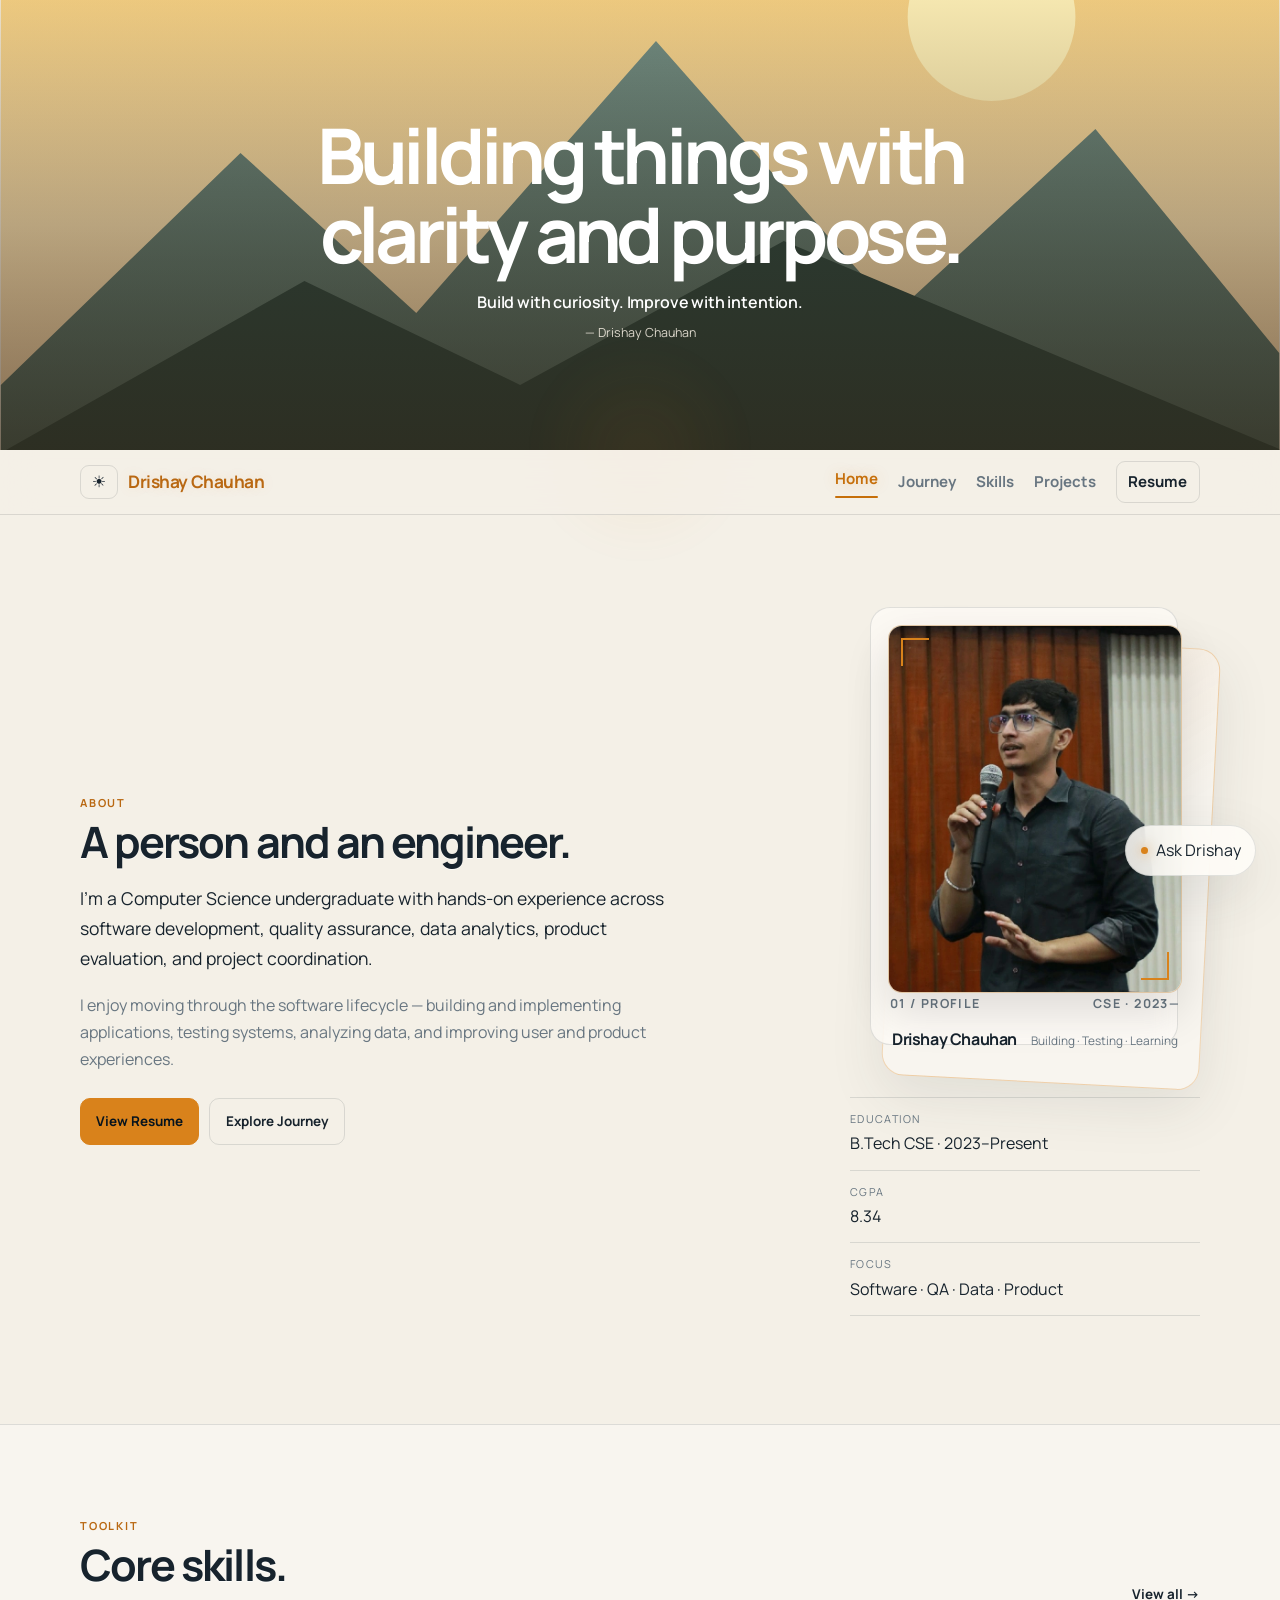
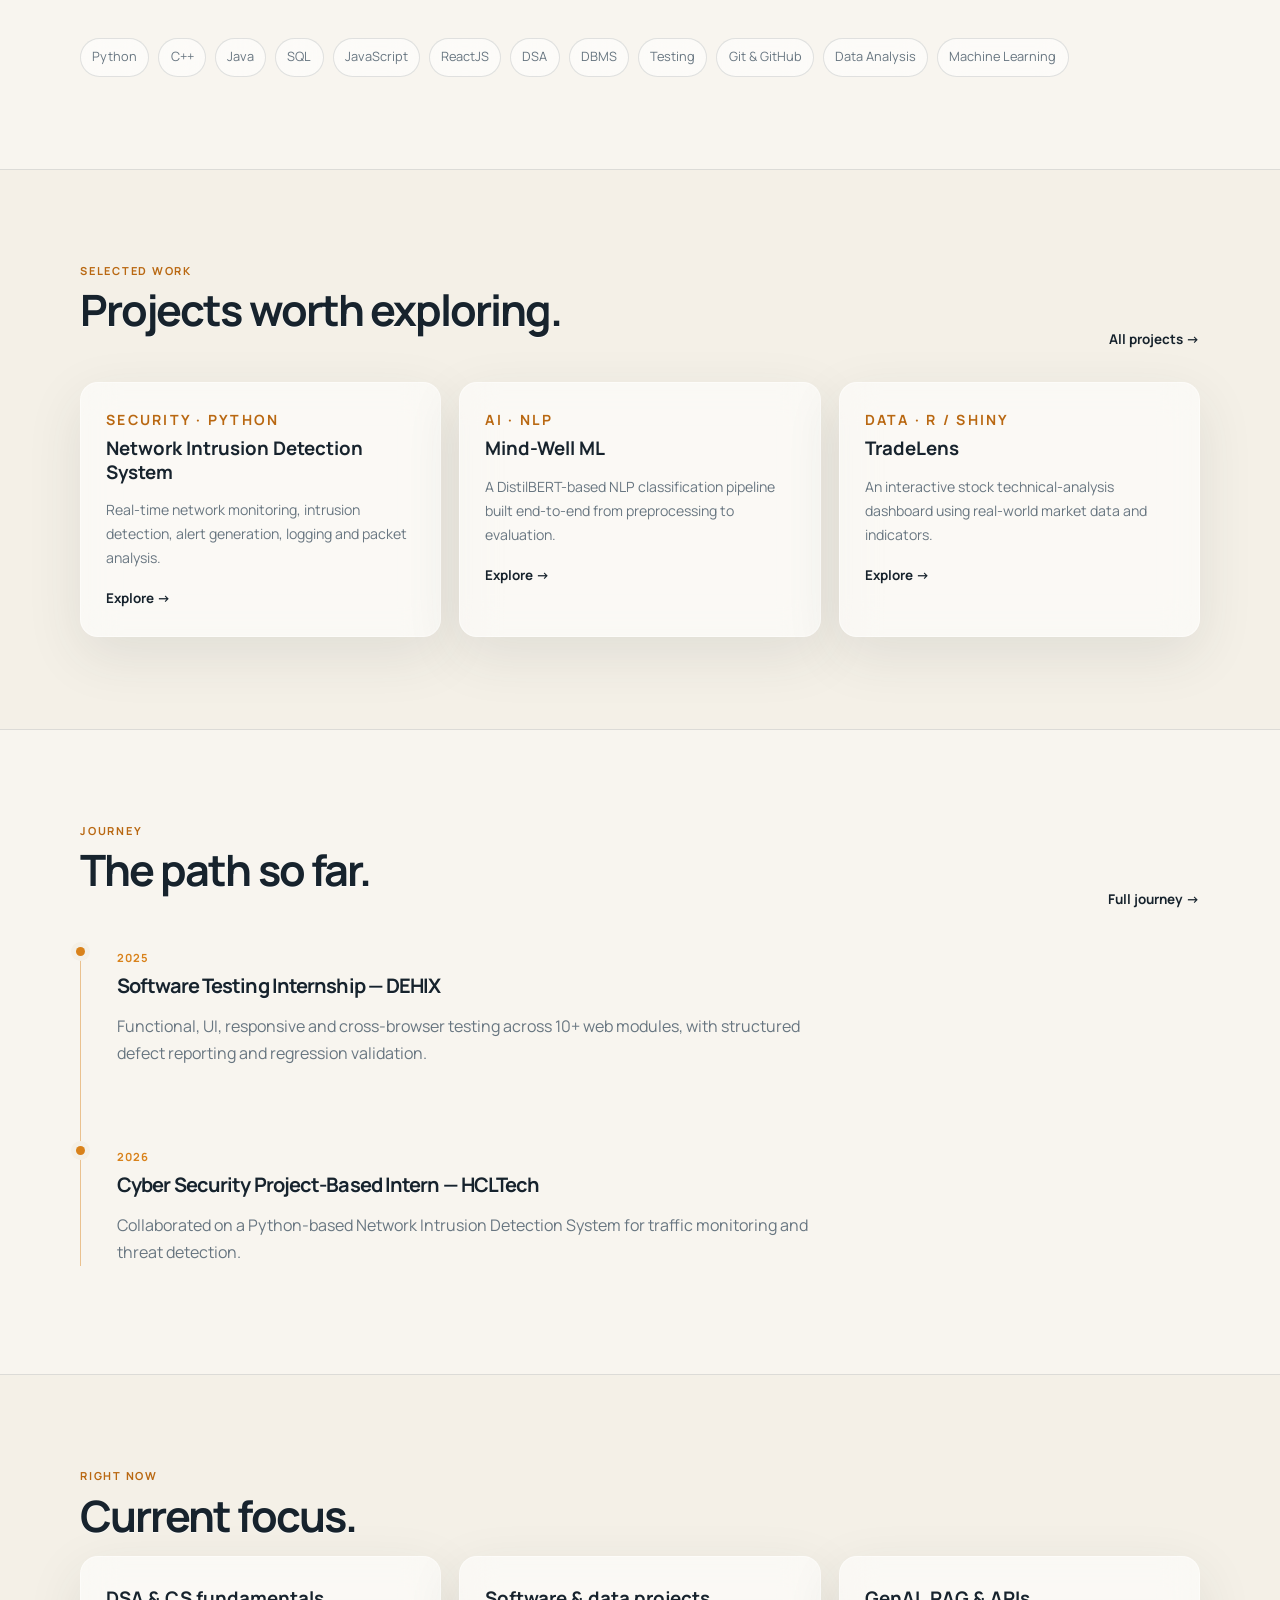
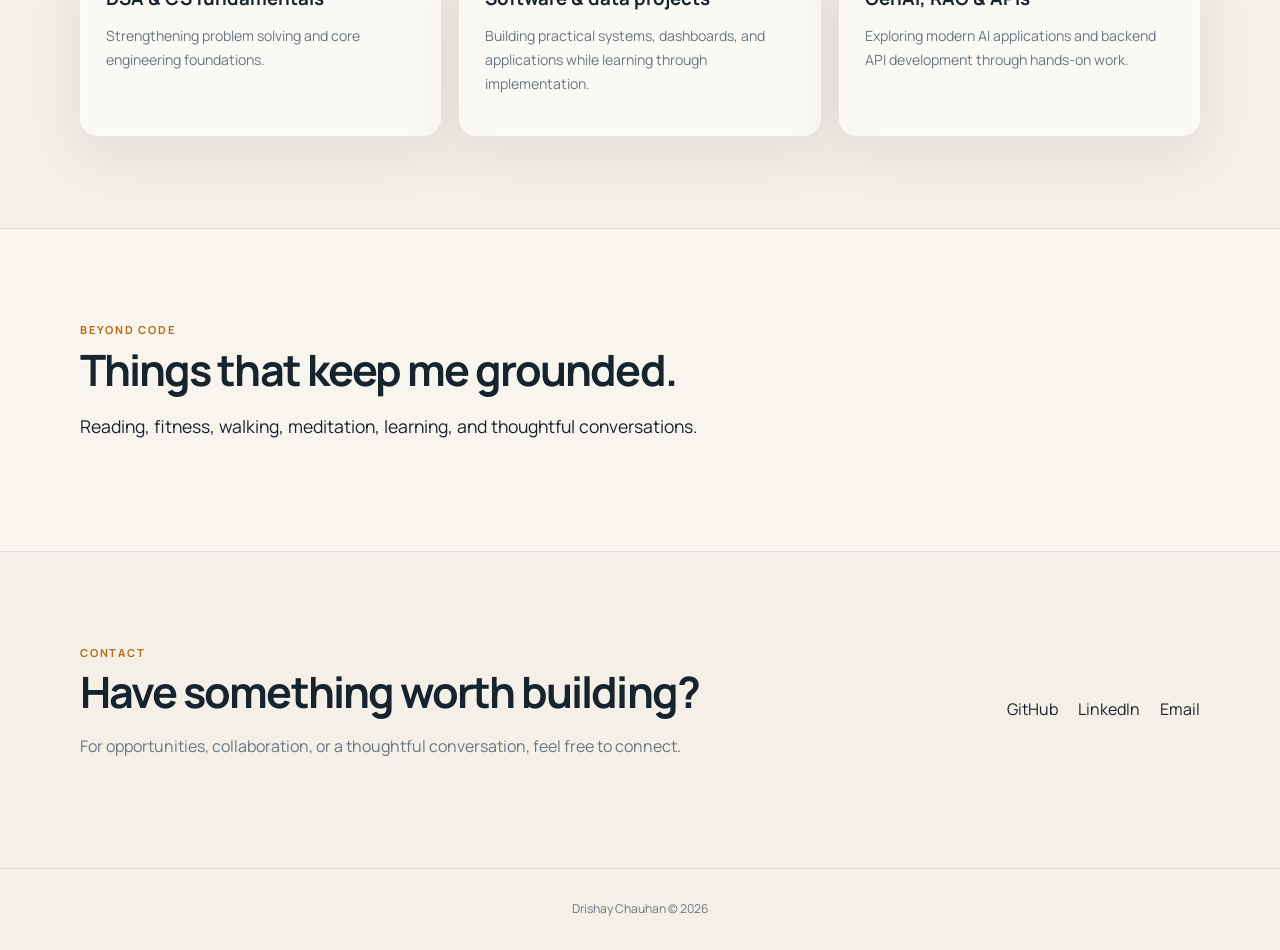
<file: index.html>
<!doctype html>
<html lang="en">
<head>
  <meta charset="utf-8">
  <meta name="viewport" content="width=device-width, initial-scale=1">
  <meta name="description" content="Drishay Raj Chauhan — Computer Science undergraduate building across software, QA, data and product thinking.">
  <meta name="theme-color" content="#f4f0e7">
  <title>Drishay Chauhan | Portfolio</title>
  <link rel="icon" type="image/svg+xml" href="assets/favicon.svg">

  <link rel="preconnect" href="https://fonts.googleapis.com">
  <link rel="preconnect" href="https://fonts.gstatic.com" crossorigin>
  <link href="https://fonts.googleapis.com/css2?family=Manrope:wght@400;500;600;700&display=swap" rel="stylesheet">
  <link rel="stylesheet" href="css/styles.css">
</head>

<body>
  <header class="hero">
    <img
      id="heroImage"
      class="hero__image"
      src="assets/images/home/day/home-01.svg"
      alt=""
      aria-hidden="true"
    >
    <div class="hero__overlay"></div>

    <div class="container hero__content">
<h1>Building things with clarity and purpose.</h1>

      <p class="hero__quote" id="heroQuote">Build with curiosity. Improve with intention.</p>
      <p class="hero__author">— Drishay Chauhan</p>
    </div>
  </header>

  <div id="siteNav"></div>

  <main>
    <!-- About -->
    <section class="section" id="about">
      <div class="container split">
        <div>
          <p class="section-label">About</p>
          <h2>A person and an engineer.</h2>

          <p class="lead">
            I’m a Computer Science undergraduate with hands-on experience
            across software development, quality assurance, data analytics,
            product evaluation, and project coordination.
          </p>

          <p>
            I enjoy moving through the software lifecycle — building and
            implementing applications, testing systems, analyzing data,
            and improving user and product experiences.
          </p>

          <div class="actions">
            <a
              class="button button--primary"
              href="assets/resume/Drishay_Chauhan_Resume.pdf"
              target="_blank"
              rel="noreferrer"
            >
              View Resume
            </a>

            <a class="button button--ghost" href="journey.html">
              Explore Journey
            </a>
          </div>
        </div>

        <div class="profile">
          <div class="profile-frame" aria-label="Portrait of Drishay Chauhan">
            <div class="profile-frame__backdrop" aria-hidden="true"></div>
            <div class="profile-frame__image-wrap">
              <img src="assets/images/profile.png" alt="Drishay Chauhan">
              <span class="profile-frame__corner profile-frame__corner--tl" aria-hidden="true"></span>
              <span class="profile-frame__corner profile-frame__corner--br" aria-hidden="true"></span>
            </div>
            <div class="profile-frame__topline">
              <span>01 / PROFILE</span>
              <span>CSE · 2023—</span>
            </div>
            <div class="profile-frame__caption">
              <strong>Drishay Chauhan</strong>
              <span>Building · Testing · Learning</span>
            </div>
          </div>

          <dl class="facts">
            <div>
              <dt>Education</dt>
              <dd>B.Tech CSE · 2023–Present</dd>
            </div>

            <div>
              <dt>CGPA</dt>
              <dd>8.34</dd>
            </div>

            <div>
              <dt>Focus</dt>
              <dd>Software · QA · Data · Product</dd>
            </div>
          </dl>
        </div>
      </div>
    </section>

    <!-- Core Skills -->
    <section class="section section--soft">
      <div class="container">
        <div class="section-heading">
          <div>
            <p class="section-label">Toolkit</p>
            <h2>Core skills.</h2>
          </div>

          <a class="text-link" href="skills.html">View all →</a>
        </div>

        <div class="chips">
          <span>Python</span>
          <span>C++</span>
          <span>Java</span>
          <span>SQL</span>
          <span>JavaScript</span>
          <span>ReactJS</span>
          <span>DSA</span>
          <span>DBMS</span>
          <span>Testing</span>
          <span>Git & GitHub</span>
          <span>Data Analysis</span>
          <span>Machine Learning</span>
        </div>
      </div>
    </section>

    <!-- Featured Projects -->
    <section class="section">
      <div class="container">
        <div class="section-heading">
          <div>
            <p class="section-label">Selected work</p>
            <h2>Projects worth exploring.</h2>
          </div>

          <a class="text-link" href="projects.html">All projects →</a>
        </div>

        <div class="glass-grid">
          <article class="glass-card">
            <p class="meta">Security · Python</p>
            <h3>Network Intrusion Detection System</h3>
            <p>
              Real-time network monitoring, intrusion detection, alert
              generation, logging and packet analysis.
            </p>
            <a class="text-link" href="projects.html">Explore →</a>
          </article>

          <article class="glass-card">
            <p class="meta">AI · NLP</p>
            <h3>Mind-Well ML</h3>
            <p>
              A DistilBERT-based NLP classification pipeline built
              end-to-end from preprocessing to evaluation.
            </p>
            <a class="text-link" href="projects.html">Explore →</a>
          </article>

          <article class="glass-card">
            <p class="meta">Data · R / Shiny</p>
            <h3>TradeLens</h3>
            <p>
              An interactive stock technical-analysis dashboard using
              real-world market data and indicators.
            </p>
            <a class="text-link" href="projects.html">Explore →</a>
          </article>
        </div>
      </div>
    </section>

    <!-- Journey Preview -->
    <section class="section section--soft">
      <div class="container">
        <div class="section-heading">
          <div>
            <p class="section-label">Journey</p>
            <h2>The path so far.</h2>
          </div>

          <a class="text-link" href="journey.html">Full journey →</a>
        </div>

        <div class="timeline">
          <article class="timeline__item">
            <span class="timeline__year">2025</span>
            <h2>Software Testing Internship — DEHIX</h2>
            <p>
              Functional, UI, responsive and cross-browser testing across
              10+ web modules, with structured defect reporting and
              regression validation.
            </p>
          </article>

          <article class="timeline__item">
            <span class="timeline__year">2026</span>
            <h2>Cyber Security Project-Based Intern — HCLTech</h2>
            <p>
              Collaborated on a Python-based Network Intrusion Detection
              System for traffic monitoring and threat detection.
            </p>
          </article>
        </div>
      </div>
    </section>

    <!-- Current Focus -->
    <section class="section">
      <div class="container">
        <p class="section-label">Right now</p>
        <h2>Current focus.</h2>

        <div class="glass-grid">
          <article class="glass-card">
            <h3>DSA & CS fundamentals</h3>
            <p>
              Strengthening problem solving and core engineering foundations.
            </p>
          </article>

          <article class="glass-card">
            <h3>Software & data projects</h3>
            <p>
              Building practical systems, dashboards, and applications
              while learning through implementation.
            </p>
          </article>

          <article class="glass-card">
            <h3>GenAI, RAG & APIs</h3>
            <p>
              Exploring modern AI applications and backend API development
              through hands-on work.
            </p>
          </article>
        </div>
      </div>
    </section>

    <!-- Beyond Code -->
    <section class="section section--soft">
      <div class="container">
        <p class="section-label">Beyond code</p>
        <h2>Things that keep me grounded.</h2>

        <p class="lead">
          Reading, fitness, walking, meditation, learning, and thoughtful
          conversations.
        </p>
      </div>
    </section>

    <!-- Contact -->
    <section class="section">
      <div class="container contact">
        <div>
          <p class="section-label">Contact</p>
          <h2>Have something worth building?</h2>
          <p>
            For opportunities, collaboration, or a thoughtful conversation,
            feel free to connect.
          </p>
        </div>

        <div class="contact__links">
          <a href="https://github.com/Drishay" target="_blank" rel="noreferrer">GitHub</a>
          <a href="https://www.linkedin.com/in/drishaychauhan/" target="_blank" rel="noreferrer">LinkedIn</a>
          <a href="mailto:drishaychauhan3357@gmail.com">Email</a>
        </div>
      </div>
    </section>
  </main>

  <!-- AI assistant placeholder -->
  <div id="askDrishay" class="ask-drishay"></div>

  <div id="siteFooter"></div>

  <script src="js/theme.js" defer></script>
  <script src="js/navigation.js" defer></script>
  <script src="js/main.js" defer></script>
  <script src="js/animations.js" defer></script>
  <script src="js/chatbot.js" defer></script>
  <script src="js/hero.js" defer></script>
</body>
</html>
</file>
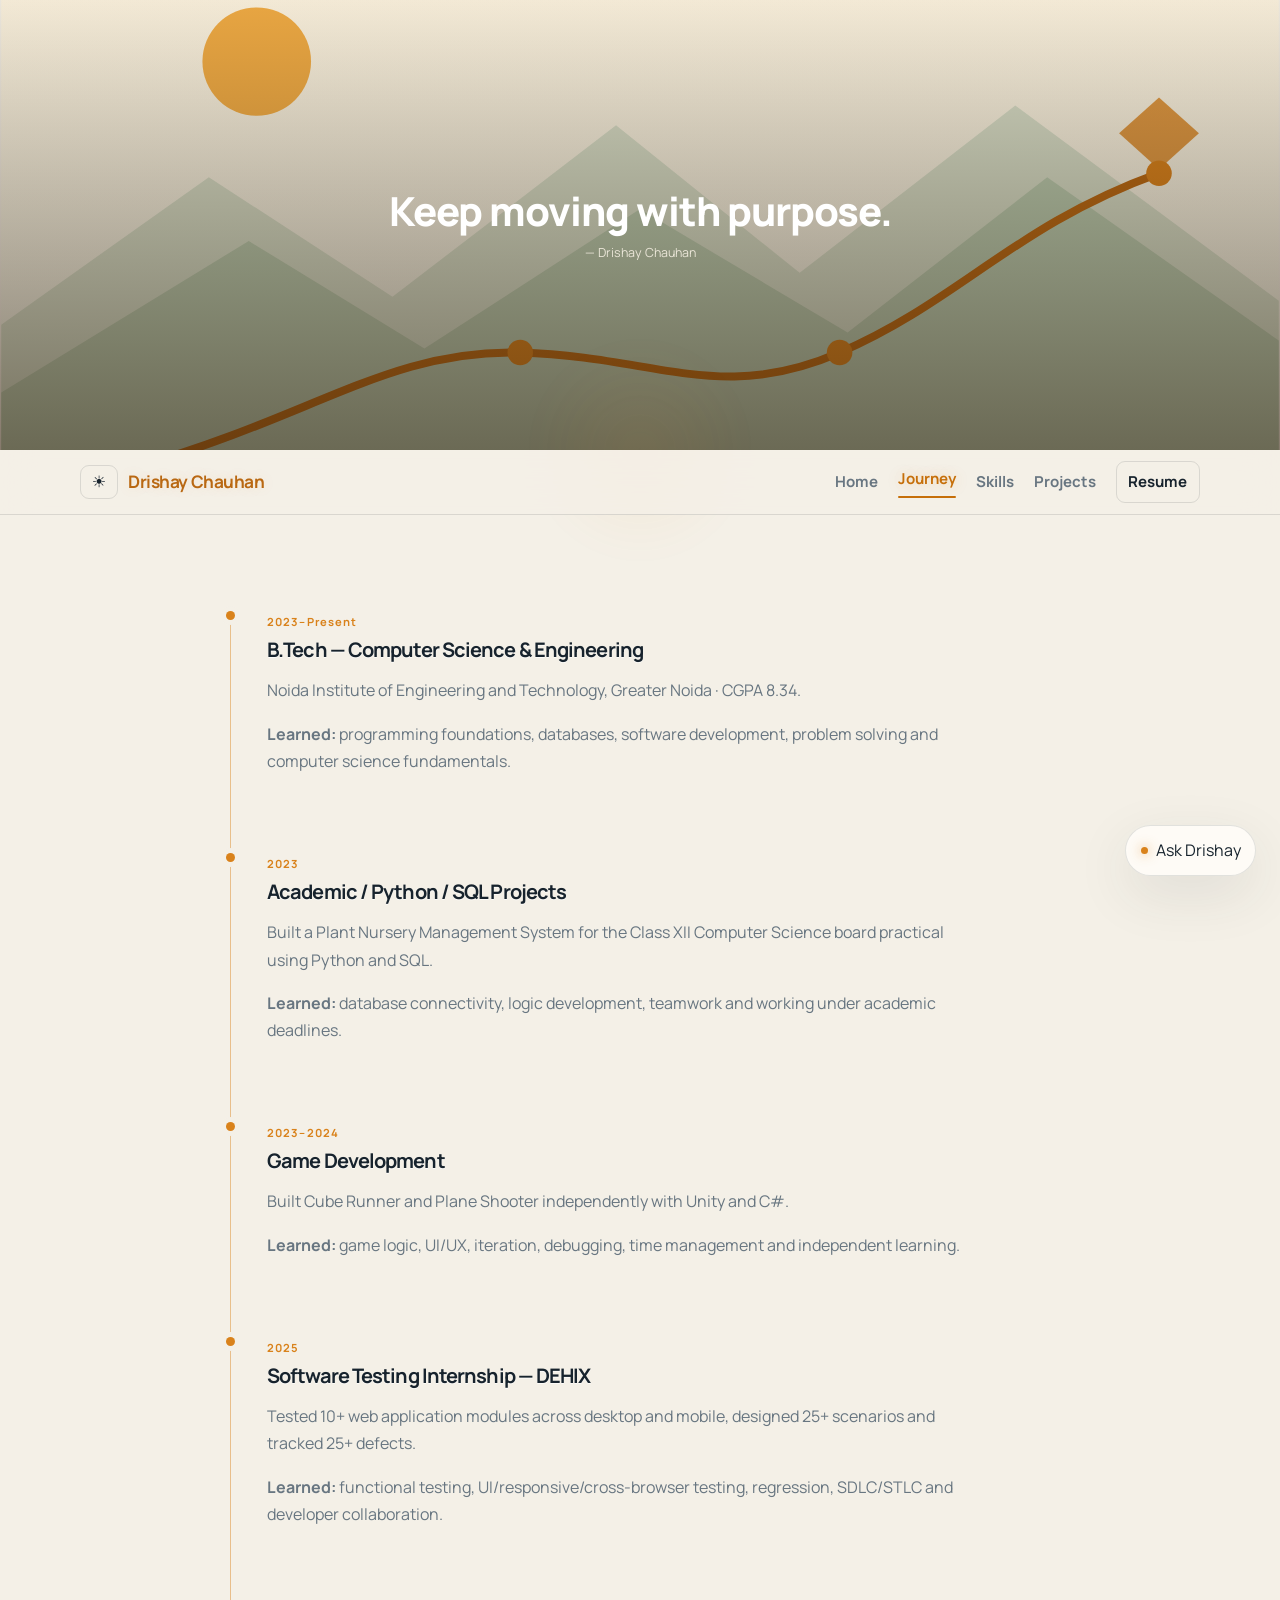
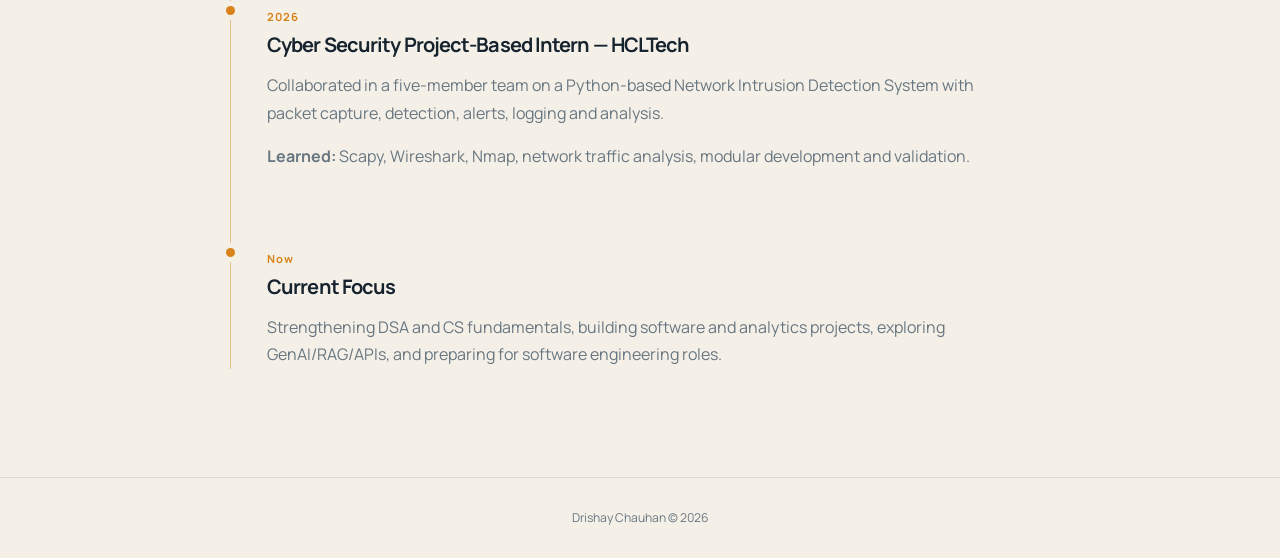
<file: journey.html>
<!doctype html>
<html lang="en">
<head>
  <meta charset="utf-8">
  <meta name="viewport" content="width=device-width, initial-scale=1">
  <meta name="description" content="The learning and professional journey of Drishay Chauhan.">
  <link rel="icon" type="image/svg+xml" href="assets/favicon.svg">
  <title>Journey | Drishay Chauhan</title>

  <link rel="preconnect" href="https://fonts.googleapis.com">
  <link rel="preconnect" href="https://fonts.gstatic.com" crossorigin>
  <link href="https://fonts.googleapis.com/css2?family=Manrope:wght@400;500;600;700&display=swap" rel="stylesheet">
  <link rel="stylesheet" href="css/styles.css">
</head>

<body>
  <header class="hero page-hero" data-page="journey" data-day="assets/images/journey/day/journey-01.svg,assets/images/journey/day/journey-02.svg,assets/images/journey/day/journey-03.svg,assets/images/journey/day/journey-04.svg" data-night="assets/images/journey/night/journey-01.svg,assets/images/journey/night/journey-02.svg,assets/images/journey/night/journey-03.svg,assets/images/journey/night/journey-04.svg" data-quotes="Learn, build, reflect, and keep moving.|Every step adds to the journey.|Progress comes from consistent work.|Keep moving with purpose.">
    <img
      class="hero__image page-hero__image"
      src="assets/images/journey/day/journey-01.svg"
      alt="Journey page landscape"
      aria-hidden="true"
    >
    <div class="hero__overlay"></div>

    <div class="container hero__content page-hero__content">
      <p class="hero__quote page-hero__quote">Learn, build, reflect, and keep moving.</p>
      <p class="hero__author">— Drishay Chauhan</p>
    </div>
  </header>

  <div id="siteNav"></div>

  <main>

    <section class="section">
      <div class="container timeline">

        <article class="timeline__item">
          <span class="timeline__year">2023–Present</span>
          <h2>B.Tech — Computer Science & Engineering</h2>
          <p>
            Noida Institute of Engineering and Technology, Greater Noida ·
            CGPA 8.34.
          </p>
          <p>
            <strong>Learned:</strong>
            programming foundations, databases, software development,
            problem solving and computer science fundamentals.
          </p>
        </article>

        <article class="timeline__item">
          <span class="timeline__year">2023</span>
          <h2>Academic / Python / SQL Projects</h2>
          <p>
            Built a Plant Nursery Management System for the Class XII
            Computer Science board practical using Python and SQL.
          </p>
          <p>
            <strong>Learned:</strong>
            database connectivity, logic development, teamwork and working
            under academic deadlines.
          </p>
        </article>

        <article class="timeline__item">
          <span class="timeline__year">2023–2024</span>
          <h2>Game Development</h2>
          <p>
            Built Cube Runner and Plane Shooter independently with Unity
            and C#.
          </p>
          <p>
            <strong>Learned:</strong>
            game logic, UI/UX, iteration, debugging, time management
            and independent learning.
          </p>
        </article>

        <article class="timeline__item">
          <span class="timeline__year">2025</span>
          <h2>Software Testing Internship — DEHIX</h2>
          <p>
            Tested 10+ web application modules across desktop and mobile,
            designed 25+ scenarios and tracked 25+ defects.
          </p>
          <p>
            <strong>Learned:</strong>
            functional testing, UI/responsive/cross-browser testing,
            regression, SDLC/STLC and developer collaboration.
          </p>
        </article>

        <article class="timeline__item">
          <span class="timeline__year">2026</span>
          <h2>Cyber Security Project-Based Intern — HCLTech</h2>
          <p>
            Collaborated in a five-member team on a Python-based Network
            Intrusion Detection System with packet capture, detection,
            alerts, logging and analysis.
          </p>
          <p>
            <strong>Learned:</strong>
            Scapy, Wireshark, Nmap, network traffic analysis,
            modular development and validation.
          </p>
        </article>

        <article class="timeline__item">
          <span class="timeline__year">Now</span>
          <h2>Current Focus</h2>
          <p>
            Strengthening DSA and CS fundamentals, building software and
            analytics projects, exploring GenAI/RAG/APIs, and preparing
            for software engineering roles.
          </p>
        </article>

      </div>
    </section>
  </main>

  <div id="askDrishay" class="ask-drishay"></div>

  <div id="siteFooter"></div>

  <script src="js/theme.js" defer></script>
  <script src="js/navigation.js" defer></script>
  <script src="js/main.js" defer></script>
  <script src="js/chatbot.js" defer></script>
  <script src="js/animations.js" defer></script>
  <script src="js/pageHero.js" defer></script>
</body>
</html>
</file>
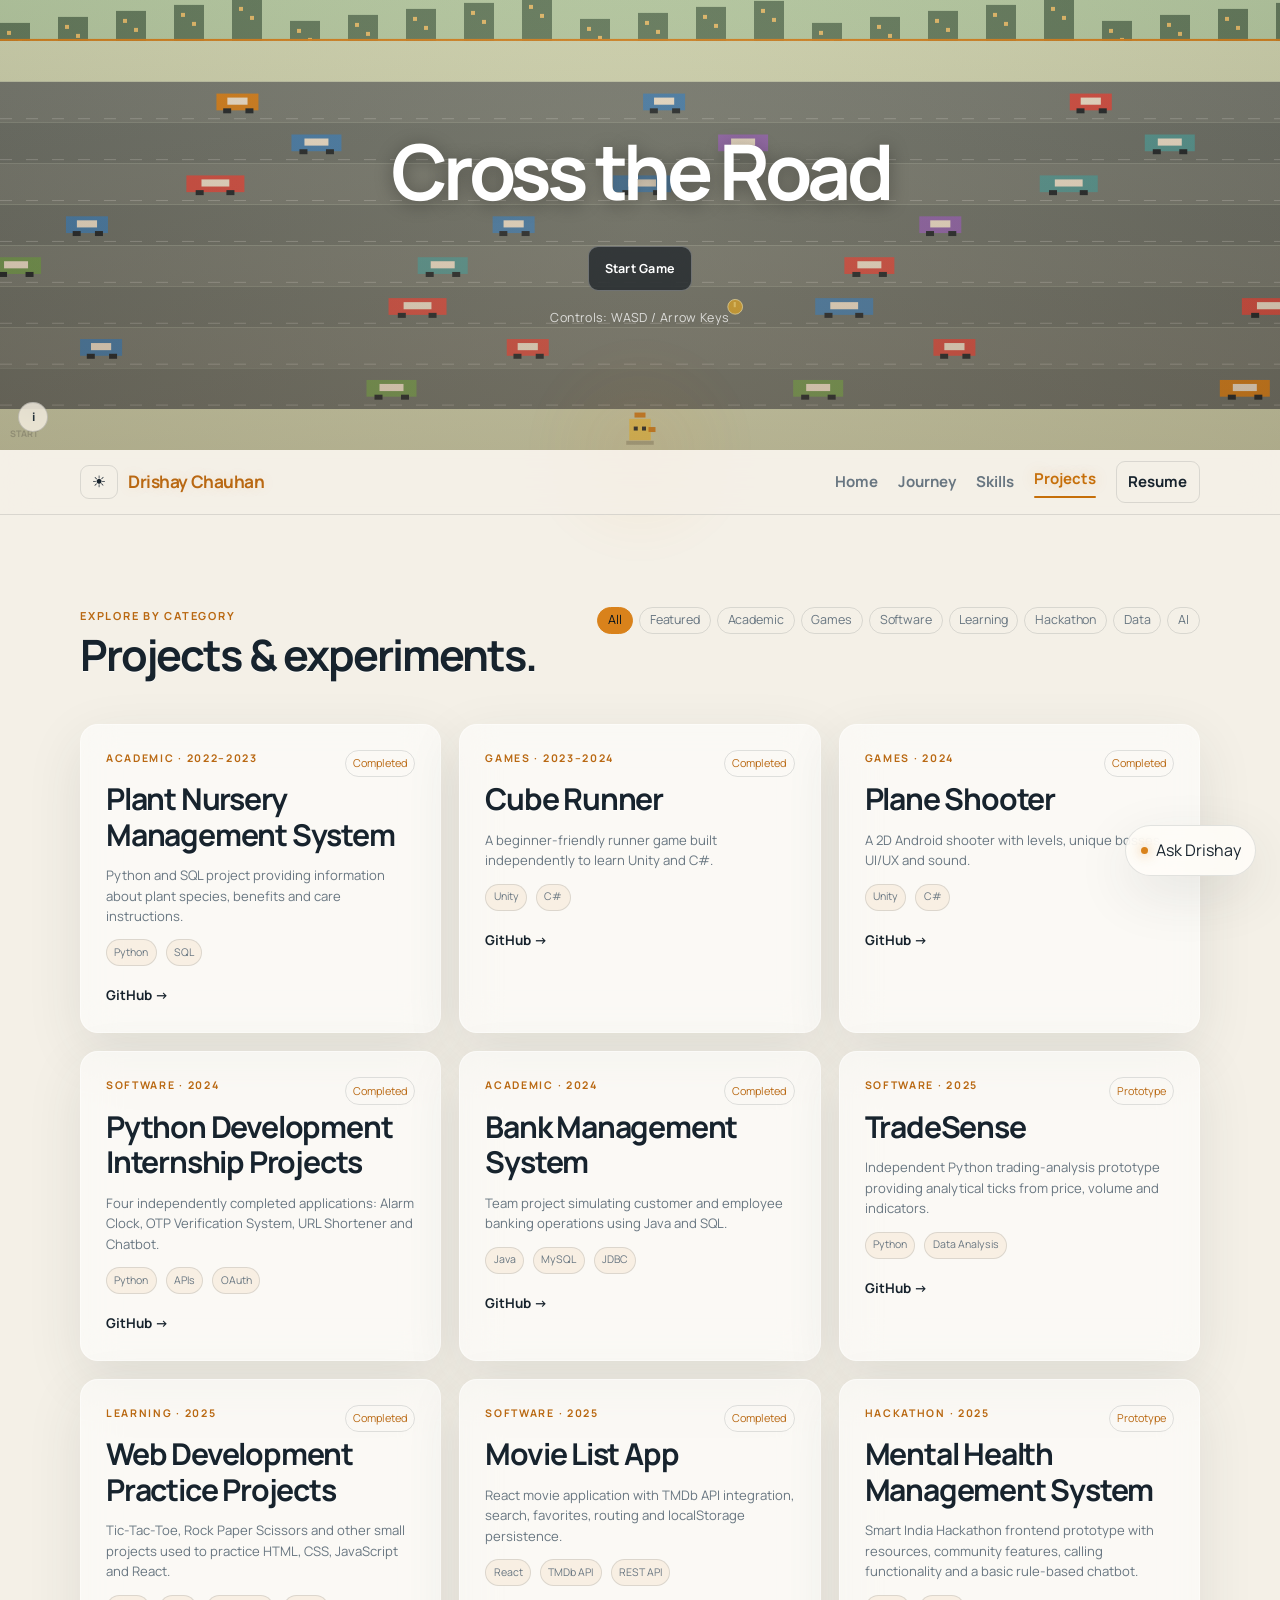
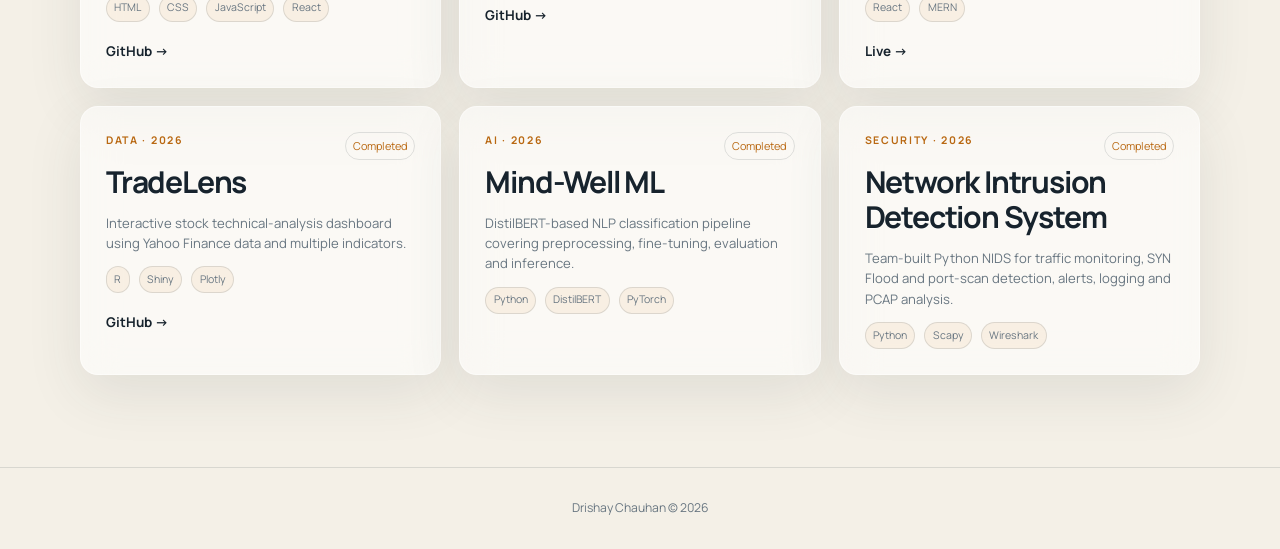
<file: projects.html>
<!doctype html>
<html lang="en">
<head>
  <meta charset="utf-8">
  <meta name="viewport" content="width=device-width, initial-scale=1">
  <meta name="description" content="Projects built by Drishay Chauhan across software, data, AI, games and learning.">
  <link rel="icon" type="image/svg+xml" href="assets/favicon.svg">
  <title>Projects | Drishay Chauhan</title>

  <link rel="preconnect" href="https://fonts.googleapis.com">
  <link rel="preconnect" href="https://fonts.gstatic.com" crossorigin>
  <link href="https://fonts.googleapis.com/css2?family=Manrope:wght@400;500;600;700&display=swap" rel="stylesheet">
  <link rel="stylesheet" href="css/styles.css">
  <link rel="stylesheet" href="css/projects-game.css">
</head>

<body>
  <header class="hero page-hero projects-game-hero" id="projectsGameHero">
    <canvas
      id="projectsGameCanvas"
      class="projects-game-canvas"
      aria-label="Cross the Road game. Choose a character, then use arrow keys or WASD to cross the roads."
    ></canvas>

    <div class="hero__overlay"></div>

    <div class="projects-game-hud" id="projectsGameHud" aria-live="polite">
      <span>Score <strong id="projectsGameScore">00</strong></span>
      <span>Level <strong id="projectsGameLevel">1</strong></span>
      <span id="projectsGameState">Ready</span>
    </div>

    <div class="projects-game-ui">
      <h1 class="projects-game-title">Cross the Road</h1>
      <button class="projects-game-start" id="projectsGameStart" type="button">Start Game</button>
      <p class="projects-game-help">Controls: WASD / Arrow Keys</p>
    </div>

    <div class="projects-game-overlay projects-game-character-select" id="projectsGameCharacterSelect" hidden>
      <div class="projects-game-panel">
        <h2>Choose your character</h2>
        <div class="projects-game-character-grid">
          <button class="projects-game-character" type="button" data-character="chick">
            <span class="character-preview character-preview--chick" aria-hidden="true">●</span>
            <strong>Chick</strong>
          </button>
          <button class="projects-game-character" type="button" data-character="frog">
            <span class="character-preview character-preview--frog" aria-hidden="true">●</span>
            <strong>Frog</strong>
          </button>
          <button class="projects-game-character" type="button" data-character="ladybug">
            <span class="character-preview character-preview--ladybug" aria-hidden="true">●</span>
            <strong>Ladybug</strong>
          </button>
        </div>
        <p>Reach the top footpath to clear each level.</p>
      </div>
    </div>

    <div class="projects-game-overlay projects-game-result" id="projectsGameResult" hidden>
      <div class="projects-game-panel">
        <h2 id="projectsGameResultTitle">You made it!</h2>
        <p id="projectsGameResultText">Nice run. Ready for the next challenge?</p>
        <button id="projectsGameRestart" type="button">Restart</button>
      </div>
    </div>

    <div class="projects-game-overlay projects-game-paused" id="projectsGamePaused" hidden>
      <div class="projects-game-panel">
        <p id="projectsGamePauseText">Click the game area to continue.</p>
      </div>
    </div>

    <button class="projects-game-info" id="projectsGameInfo" type="button" aria-label="About Cross the Road">i</button>

    <div class="projects-game-info-overlay" id="projectsGameInfoOverlay" hidden>
      <div class="projects-game-info-panel" role="dialog" aria-modal="true" aria-labelledby="projectsGameInfoTitle">
        <button class="projects-game-info-close" id="projectsGameInfoClose" type="button" aria-label="Close game information">×</button>
        <p class="projects-game-info-kicker">ABOUT THE GAME</p>
        <h2 id="projectsGameInfoTitle">Cross the Road</h2>
        <p>Choose a character, read the traffic, collect the coin, and make it safely from the bottom footpath to the top.</p>
        <div class="projects-game-info-grid">
          <div><strong>Controls</strong><span>WASD / Arrow Keys</span></div>
          <div><strong>Levels</strong><span>7 levels · increasing difficulty</span></div>
          <div><strong>Cars</strong><span>7 colors · each with its own speed</span></div>
          <div><strong>Roads</strong><span>8 roads · middle roads are faster</span></div>
          <div><strong>Coin</strong><span>Collect it for +10 points</span></div>
          <div><strong>Goal</strong><span>Reach the top footpath to clear the level</span></div>
        </div>
        <p class="projects-game-info-note">Traffic patterns are randomized, so every run is different.</p>
      </div>
    </div>

    <div class="projects-game-controls" id="projectsGameControls" aria-label="Game controls">
      <button type="button" data-direction="up" aria-label="Move up">↑</button>
      <button type="button" data-direction="left" aria-label="Move left">←</button>
      <button type="button" data-direction="down" aria-label="Move down">↓</button>
      <button type="button" data-direction="right" aria-label="Move right">→</button>
    </div>


  </header>

  <div id="siteNav"></div>

  <main>

    <section class="section">
      <div class="container">
        <div class="section-heading filter-heading">
          <div>
            <p class="section-label">Explore by category</p>
            <h2>Projects & experiments.</h2>
          </div>
          <div class="filters" role="group" aria-label="Filter projects">
            <button class="filter active" type="button" data-filter="all">All</button>
            <button class="filter" type="button" data-filter="featured">Featured</button>
            <button class="filter" type="button" data-filter="academic">Academic</button>
            <button class="filter" type="button" data-filter="games">Games</button>
            <button class="filter" type="button" data-filter="software">Software</button>
            <button class="filter" type="button" data-filter="learning">Learning</button>
            <button class="filter" type="button" data-filter="hackathon">Hackathon</button>
            <button class="filter" type="button" data-filter="data">Data</button>
            <button class="filter" type="button" data-filter="ai">AI</button>
          </div>
        </div>
      </div>
      <div class="container glass-grid" id="projectGrid">

        <article class="glass-card project" data-category="academic" data-featured="false">
          <div class="project__top">
            <p class="meta">Academic · 2022–2023</p>
            <span class="status">Completed</span>
          </div>
          <h2>Plant Nursery Management System</h2>
          <p>Python and SQL project providing information about plant species, benefits and care instructions.</p>
          <div class="badge-row">
            <span class="badge">Python</span>
            <span class="badge">SQL</span>
          </div>
          <div class="project-links">
            <a class="text-link" href="https://github.com/Drishay/Python-Timepass/tree/main/Nursery-management" target="_blank" rel="noreferrer">GitHub →</a>
          </div>
        </article>

        <article class="glass-card project" data-category="games" data-featured="true">
          <div class="project__top">
            <p class="meta">Games · 2023–2024</p>
            <span class="status">Completed</span>
          </div>
          <h2>Cube Runner</h2>
          <p>A beginner-friendly runner game built independently to learn Unity and C#.</p>
          <div class="badge-row">
            <span class="badge">Unity</span>
            <span class="badge">C#</span>
          </div>
          <div class="project-links">
            <a class="text-link" href="https://github.com/Drishay/Unity-Build/tree/main/Cube_Runner_Build" target="_blank" rel="noreferrer">GitHub →</a>
          </div>
        </article>

        <article class="glass-card project" data-category="games" data-featured="true">
          <div class="project__top">
            <p class="meta">Games · 2024</p>
            <span class="status">Completed</span>
          </div>
          <h2>Plane Shooter</h2>
          <p>A 2D Android shooter with levels, unique bosses, UI/UX and sound.</p>
          <div class="badge-row">
            <span class="badge">Unity</span>
            <span class="badge">C#</span>
          </div>
          <div class="project-links">
            <a class="text-link" href="https://github.com/Drishay/Unity-Build/tree/main/Plane_Shooter" target="_blank" rel="noreferrer">GitHub →</a>
          </div>
        </article>

        <article class="glass-card project" data-category="software" data-featured="false">
          <div class="project__top">
            <p class="meta">Software · 2024</p>
            <span class="status">Completed</span>
          </div>
          <h2>Python Development Internship Projects</h2>
          <p>Four independently completed applications: Alarm Clock, OTP Verification System, URL Shortener and Chatbot.</p>
          <div class="badge-row">
            <span class="badge">Python</span>
            <span class="badge">APIs</span>
            <span class="badge">OAuth</span>
          </div>
          <div class="project-links">
            <a class="text-link" href="https://github.com/Drishay/Internship/tree/main/Dabotic_Internship" target="_blank" rel="noreferrer">GitHub →</a>
          </div>
        </article>

        <article class="glass-card project" data-category="academic" data-featured="true">
          <div class="project__top">
            <p class="meta">Academic · 2024</p>
            <span class="status">Completed</span>
          </div>
          <h2>Bank Management System</h2>
          <p>Team project simulating customer and employee banking operations using Java and SQL.</p>
          <div class="badge-row">
            <span class="badge">Java</span>
            <span class="badge">MySQL</span>
            <span class="badge">JDBC</span>
          </div>
          <div class="project-links">
            <a class="text-link" href="https://github.com/Drishay/CollegeProjects/tree/main/Java-Workshop-Project" target="_blank" rel="noreferrer">GitHub →</a>
          </div>
        </article>

        <article class="glass-card project" data-category="software" data-featured="true">
          <div class="project__top">
            <p class="meta">Software · 2025</p>
            <span class="status">Prototype</span>
          </div>
          <h2>TradeSense</h2>
          <p>Independent Python trading-analysis prototype providing analytical ticks from price, volume and indicators.</p>
          <div class="badge-row">
            <span class="badge">Python</span>
            <span class="badge">Data Analysis</span>
          </div>
          <div class="project-links">
            <a class="text-link" href="https://github.com/Drishay/CollegeProjects/tree/main/Mini-Project" target="_blank" rel="noreferrer">GitHub →</a>
          </div>
        </article>

        <article class="glass-card project" data-category="learning" data-featured="false">
          <div class="project__top">
            <p class="meta">Learning · 2025</p>
            <span class="status">Completed</span>
          </div>
          <h2>Web Development Practice Projects</h2>
          <p>Tic-Tac-Toe, Rock Paper Scissors and other small projects used to practice HTML, CSS, JavaScript and React.</p>
          <div class="badge-row">
            <span class="badge">HTML</span>
            <span class="badge">CSS</span>
            <span class="badge">JavaScript</span>
            <span class="badge">React</span>
          </div>
          <div class="project-links">
            <a class="text-link" href="https://github.com/Drishay/Tic-Tac-Toe" target="_blank" rel="noreferrer">GitHub →</a>
          </div>
        </article>

        <article class="glass-card project" data-category="software" data-featured="true">
          <div class="project__top">
            <p class="meta">Software · 2025</p>
            <span class="status">Completed</span>
          </div>
          <h2>Movie List App</h2>
          <p>React movie application with TMDb API integration, search, favorites, routing and localStorage persistence.</p>
          <div class="badge-row">
            <span class="badge">React</span>
            <span class="badge">TMDb API</span>
            <span class="badge">REST API</span>
          </div>
          <div class="project-links">
            <a class="text-link" href="https://github.com/Drishay/Movie-List-App" target="_blank" rel="noreferrer">GitHub →</a>
          </div>
        </article>

        <article class="glass-card project" data-category="hackathon" data-featured="true">
          <div class="project__top">
            <p class="meta">Hackathon · 2025</p>
            <span class="status">Prototype</span>
          </div>
          <h2>Mental Health Management System</h2>
          <p>Smart India Hackathon frontend prototype with resources, community features, calling functionality and a basic rule-based chatbot.</p>
          <div class="badge-row">
            <span class="badge">React</span>
            <span class="badge">MERN</span>
          </div>
          <div class="project-links">
            <a class="text-link" href="https://hackathon-mind-well-website.vercel.app/" target="_blank" rel="noreferrer">Live →</a>
          </div>
        </article>

        <article class="glass-card project" data-category="data" data-featured="true">
          <div class="project__top">
            <p class="meta">Data · 2026</p>
            <span class="status">Completed</span>
          </div>
          <h2>TradeLens</h2>
          <p>Interactive stock technical-analysis dashboard using Yahoo Finance data and multiple indicators.</p>
          <div class="badge-row">
            <span class="badge">R</span>
            <span class="badge">Shiny</span>
            <span class="badge">Plotly</span>
          </div>
          <div class="project-links">
            <a class="text-link" href="https://github.com/Drishay/TradeLens" target="_blank" rel="noreferrer">GitHub →</a>
          </div>
        </article>

        <article class="glass-card project" data-category="ai" data-featured="true">
          <div class="project__top">
            <p class="meta">AI · 2026</p>
            <span class="status">Completed</span>
          </div>
          <h2>Mind-Well ML</h2>
          <p>DistilBERT-based NLP classification pipeline covering preprocessing, fine-tuning, evaluation and inference.</p>
          <div class="badge-row">
            <span class="badge">Python</span>
            <span class="badge">DistilBERT</span>
            <span class="badge">PyTorch</span>
          </div>
        </article>

        <article class="glass-card project" data-category="software" data-featured="true">
          <div class="project__top">
            <p class="meta">Security · 2026</p>
            <span class="status">Completed</span>
          </div>
          <h2>Network Intrusion Detection System</h2>
          <p>Team-built Python NIDS for traffic monitoring, SYN Flood and port-scan detection, alerts, logging and PCAP analysis.</p>
          <div class="badge-row">
            <span class="badge">Python</span>
            <span class="badge">Scapy</span>
            <span class="badge">Wireshark</span>
          </div>
        </article>

      </div>
    </section>
  </main>

  <div id="askDrishay" class="ask-drishay"></div>

  <div id="siteFooter"></div>

  <script src="js/theme.js" defer></script>
  <script src="js/navigation.js" defer></script>
  <script src="js/main.js" defer></script>
  <script src="js/chatbot.js" defer></script>
  <script src="js/animations.js" defer></script>
  <script src="js/pageHero.js" defer></script>
  <script src="js/projects.js" defer></script>
  <script src="js/projects-game.js" defer></script>
</body>
</html>
</file>
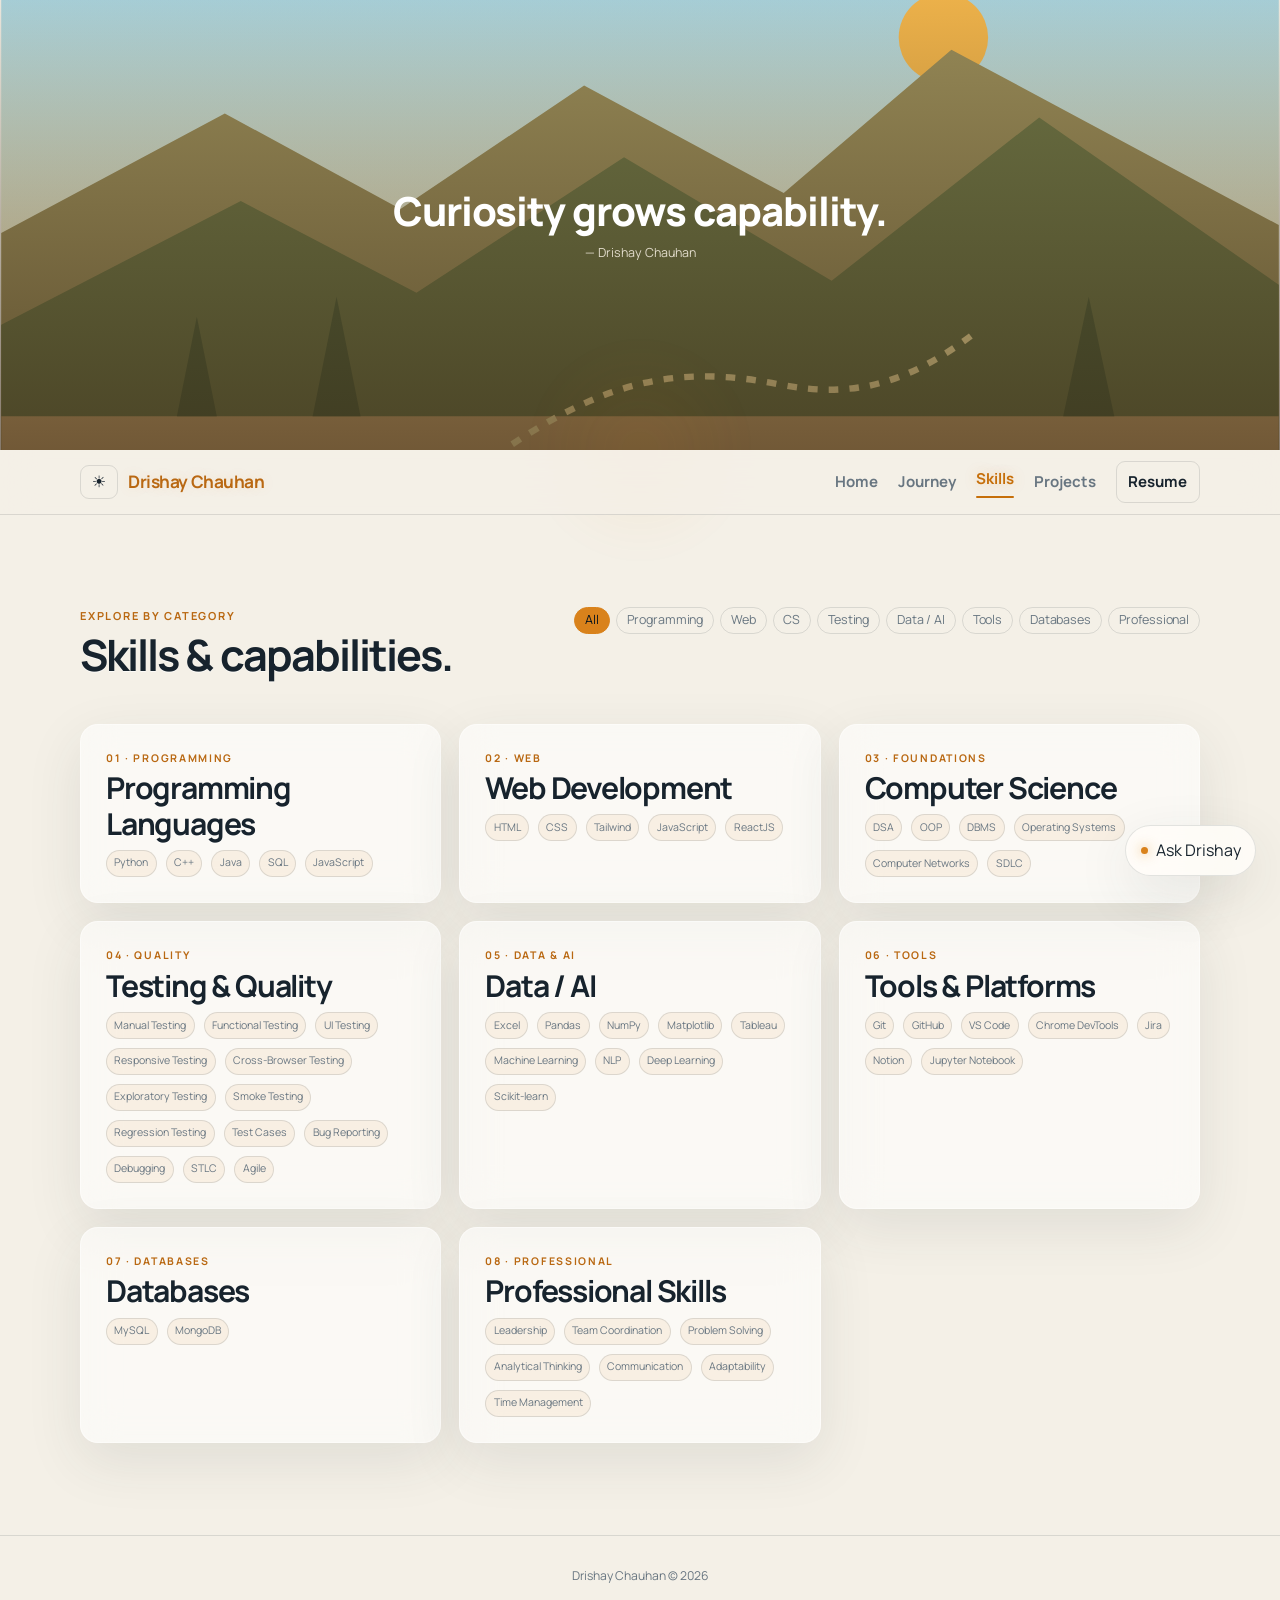
<file: skills.html>
<!doctype html>
<html lang="en">
<head>
  <meta charset="utf-8">
  <meta name="viewport" content="width=device-width, initial-scale=1">
  <meta name="description" content="Skills and technologies of Drishay Chauhan.">
  <link rel="icon" type="image/svg+xml" href="assets/favicon.svg">
  <title>Skills | Drishay Chauhan</title>

  <link rel="preconnect" href="https://fonts.googleapis.com">
  <link rel="preconnect" href="https://fonts.gstatic.com" crossorigin>
  <link href="https://fonts.googleapis.com/css2?family=Manrope:wght@400;500;600;700&display=swap" rel="stylesheet">
  <link rel="stylesheet" href="css/styles.css">
</head>

<body>
  <header class="hero page-hero" data-page="skills" data-day="assets/images/skills/day/skills-01.svg,assets/images/skills/day/skills-02.svg,assets/images/skills/day/skills-03.svg,assets/images/skills/day/skills-04.svg" data-night="assets/images/skills/night/skills-01.svg,assets/images/skills/night/skills-02.svg,assets/images/skills/night/skills-03.svg,assets/images/skills/night/skills-04.svg" data-quotes="Practice turns tools into skills.|Keep learning, keep refining.|Build knowledge through repetition.|Curiosity grows capability.">
    <img
      class="hero__image page-hero__image"
      src="assets/images/skills/day/skills-01.svg"
      alt="Skills page landscape"
      aria-hidden="true"
    >
    <div class="hero__overlay"></div>

    <div class="container hero__content page-hero__content">
      <p class="hero__quote page-hero__quote">Skills grow through practice, feedback, and repetition.</p>
      <p class="hero__author">— Drishay Chauhan</p>
    </div>
  </header>

  <div id="siteNav"></div>

  <main>

    <section class="section">
      <div class="container">
        <div class="section-heading filter-heading">
          <div>
            <p class="section-label">Explore by category</p>
            <h2>Skills & capabilities.</h2>
          </div>
          <div class="filters skill-filters" role="group" aria-label="Filter skills">
            <button class="filter active" type="button" data-skill-filter="all">All</button>
            <button class="filter" type="button" data-skill-filter="programming">Programming</button>
            <button class="filter" type="button" data-skill-filter="web">Web</button>
            <button class="filter" type="button" data-skill-filter="cs">CS</button>
            <button class="filter" type="button" data-skill-filter="testing">Testing</button>
            <button class="filter" type="button" data-skill-filter="data">Data / AI</button>
            <button class="filter" type="button" data-skill-filter="tools">Tools</button>
            <button class="filter" type="button" data-skill-filter="database">Databases</button>
            <button class="filter" type="button" data-skill-filter="professional">Professional</button>
          </div>
        </div>
      </div>
      <div class="container glass-grid" id="skillGrid">
        <article class="glass-card skill-card" data-skill-category="programming">
          <p class="meta">01 · Programming</p>
          <h2>Programming Languages</h2>
          <div class="badge-row">
            <span class="badge">Python</span>
            <span class="badge">C++</span>
            <span class="badge">Java</span>
            <span class="badge">SQL</span>
            <span class="badge">JavaScript</span>
          </div>
        </article>

        <article class="glass-card skill-card" data-skill-category="web">
          <p class="meta">02 · Web</p>
          <h2>Web Development</h2>
          <div class="badge-row">
            <span class="badge">HTML</span>
            <span class="badge">CSS</span>
            <span class="badge">Tailwind</span>
            <span class="badge">JavaScript</span>
            <span class="badge">ReactJS</span>
          </div>
        </article>

        <article class="glass-card skill-card" data-skill-category="cs">
          <p class="meta">03 · Foundations</p>
          <h2>Computer Science</h2>
          <div class="badge-row">
            <span class="badge">DSA</span>
            <span class="badge">OOP</span>
            <span class="badge">DBMS</span>
            <span class="badge">Operating Systems</span>
            <span class="badge">Computer Networks</span>
            <span class="badge">SDLC</span>
          </div>
        </article>

        <article class="glass-card skill-card" data-skill-category="testing">
          <p class="meta">04 · Quality</p>
          <h2>Testing & Quality</h2>
          <div class="badge-row">
            <span class="badge">Manual Testing</span>
            <span class="badge">Functional Testing</span>
            <span class="badge">UI Testing</span>
            <span class="badge">Responsive Testing</span>
            <span class="badge">Cross-Browser Testing</span>
            <span class="badge">Exploratory Testing</span>
            <span class="badge">Smoke Testing</span>
            <span class="badge">Regression Testing</span>
            <span class="badge">Test Cases</span>
            <span class="badge">Bug Reporting</span>
            <span class="badge">Debugging</span>
            <span class="badge">STLC</span>
            <span class="badge">Agile</span>
          </div>
        </article>

        <article class="glass-card skill-card" data-skill-category="data">
          <p class="meta">05 · Data & AI</p>
          <h2>Data / AI</h2>
          <div class="badge-row">
            <span class="badge">Excel</span>
            <span class="badge">Pandas</span>
            <span class="badge">NumPy</span>
            <span class="badge">Matplotlib</span>
            <span class="badge">Tableau</span>
            <span class="badge">Machine Learning</span>
            <span class="badge">NLP</span>
            <span class="badge">Deep Learning</span>
            <span class="badge">Scikit-learn</span>
          </div>
        </article>

        <article class="glass-card skill-card" data-skill-category="tools">
          <p class="meta">06 · Tools</p>
          <h2>Tools & Platforms</h2>
          <div class="badge-row">
            <span class="badge">Git</span>
            <span class="badge">GitHub</span>
            <span class="badge">VS Code</span>
            <span class="badge">Chrome DevTools</span>
            <span class="badge">Jira</span>
            <span class="badge">Notion</span>
            <span class="badge">Jupyter Notebook</span>
          </div>
        </article>

        <article class="glass-card skill-card" data-skill-category="database">
          <p class="meta">07 · Databases</p>
          <h2>Databases</h2>
          <div class="badge-row">
            <span class="badge">MySQL</span>
            <span class="badge">MongoDB</span>
          </div>
        </article>

        <article class="glass-card skill-card" data-skill-category="professional">
          <p class="meta">08 · Professional</p>
          <h2>Professional Skills</h2>
          <div class="badge-row">
            <span class="badge">Leadership</span>
            <span class="badge">Team Coordination</span>
            <span class="badge">Problem Solving</span>
            <span class="badge">Analytical Thinking</span>
            <span class="badge">Communication</span>
            <span class="badge">Adaptability</span>
            <span class="badge">Time Management</span>
          </div>
        </article>
      </div>
    </section>
  </main>

  <div id="askDrishay" class="ask-drishay"></div>

  <div id="siteFooter"></div>

  <script src="js/theme.js" defer></script>
  <script src="js/navigation.js" defer></script>
  <script src="js/main.js" defer></script>
  <script src="js/chatbot.js" defer></script>
  <script src="js/animations.js" defer></script>
  <script src="js/pageHero.js" defer></script>
  <script src="js/skills.js" defer></script>
</body>
</html>
</file>
<file: css/styles.css>
/* =========================================================
   Portfolio V2 — Global Design System
   Day = openness / growth / clarity
   Night = focus / reflection / depth
   ========================================================= */

:root {
  --bg: #f4f0e7;
  --surface: rgba(255, 255, 255, 0.58);
  --surface-solid: #fffdf8;
  --surface-soft: rgba(255, 255, 255, 0.34);
  --text: #17232d;
  --text-muted: #687681;
  --border: rgba(23, 35, 45, 0.12);
  --accent: #d9821b;
  --warm: #b96812;
  --hero-overlay: linear-gradient(180deg, rgba(55, 35, 16, 0.05), rgba(48, 29, 12, 0.56));
  --shadow: 0 18px 55px rgba(45, 55, 62, 0.10);
  --glass-border: rgba(255, 255, 255, 0.44);
  --max-width: 1120px;
  --radius: 18px;
  --transition: 650ms cubic-bezier(0.22, 1, 0.36, 1);
}

html[data-theme="night"] {
  --bg: #070f18;
  --surface: rgba(16, 29, 44, 0.58);
  --surface-solid: #0c1724;
  --surface-soft: rgba(18, 34, 51, 0.48);
  --text: #e9f1f7;
  --text-muted: #95a7b7;
  --border: rgba(219, 237, 249, 0.11);
  --accent: #4d78a3;
  --warm: #5f83a5;
  --hero-overlay: linear-gradient(180deg, rgba(6, 18, 32, 0.08), rgba(3, 12, 24, 0.84));
  --shadow: 0 22px 75px rgba(0, 0, 0, 0.32);
  --glass-border: rgba(170, 210, 235, 0.16);
}

html[data-theme="anime"] {
  --bg: #080d1c;
  --surface: rgba(16, 24, 49, 0.72);
  --surface-solid: #10182f;
  --surface-soft: rgba(19, 29, 57, 0.62);
  --text: #f2f6ff;
  --text-muted: #aab7d2;
  --border: rgba(132, 163, 220, 0.18);
  --accent: #48c7ff;
  --warm: #ffc15a;
  --anime-hot: #ff557f;
  --anime-violet: #8c6cff;
  --hero-overlay: linear-gradient(180deg, rgba(8, 15, 35, 0.10), rgba(4, 8, 23, 0.86));
  --shadow: 0 22px 75px rgba(0, 0, 0, 0.48);
  --glass-border: rgba(72, 199, 255, 0.22);
}

* { box-sizing: border-box; }

html { scroll-behavior: smooth; }

body {
  margin: 0;
  min-height: 100vh;
  background: var(--bg);
  color: var(--text);
  font-family: "Manrope", Inter, system-ui, sans-serif;
  line-height: 1.7;
  transition: background var(--transition), color var(--transition);
}

::selection {
  background: var(--accent);
  color: #06121b;
}

a { color: inherit; text-decoration: none; }
button, input, textarea { font: inherit; }
img { display: block; max-width: 100%; }

.container {
  width: min(calc(100% - 40px), var(--max-width));
  margin-inline: auto;
}

:focus-visible {
  outline: 2px solid var(--accent);
  outline-offset: 4px;
}

body, .nav, .card, .glass-card, .button, .chips span, .facts, .footer, .page-header, .section--soft {
  transition: background var(--transition), color var(--transition), border-color var(--transition), box-shadow var(--transition);
}

/* Navbar */
#siteNav {
  position: sticky;
  top: 0;
  z-index: 100;
}

.nav {
  position: relative;
  background: color-mix(in srgb, var(--bg) 82%, transparent);
  border-bottom: 1px solid var(--border);
  backdrop-filter: blur(18px);
  -webkit-backdrop-filter: blur(18px);
}

.nav__inner {
  min-height: 68px;
  display: flex;
  align-items: center;
  justify-content: space-between;
}

.brand {
  font-size: 1.08rem;
  font-weight: 700;
  letter-spacing: -0.025em;
}

.nav__links {
  display: flex;
  align-items: center;
  gap: 1.25rem;
  color: var(--text-muted);
  font-size: 0.94rem;
}

.nav__links a, .mobile-menu a { transition: color 180ms ease; font-weight: 700; }
.nav__links a:hover, .mobile-menu a:hover { color: var(--accent); }

html[data-theme="day"] .nav__links a.active {
  color: #c66f0a;
  text-shadow: 0 0 14px rgba(217, 130, 27, 0.28);
}

html[data-theme="night"] .nav__links a.active {
  color: var(--accent);
  text-shadow: 0 0 16px rgba(77, 120, 163, 0.25);
}

html[data-theme="day"] .nav__links a.active::after,
html[data-theme="night"] .nav__links a.active::after {
  display: block;
  height: 2px;
  margin-top: 5px;
  border-radius: 999px;
  background: currentColor;
  content: "";
}

.resume-link {
  padding: 0.42rem 0.72rem;
  border: 1px solid var(--border);
  border-radius: 9px;
  color: var(--text) !important;
  transition: background 180ms ease, color 180ms ease, border-color 180ms ease, transform 180ms ease;
}
.resume-link:hover {
  border-color: var(--accent);
  background: color-mix(in srgb, var(--accent) 10%, transparent);
  color: var(--accent) !important;
  transform: translateY(-1px);
}

.theme-toggle, .menu-toggle {
  width: 38px;
  height: 34px;
  border: 1px solid var(--border);
  border-radius: 9px;
  background: transparent;
  color: var(--text);
  cursor: pointer;
}

.theme-toggle:hover, .menu-toggle:hover {
  border-color: var(--accent);
  color: var(--accent);
}

.menu-toggle { display: none; }

.mobile-menu {
  display: none;
  padding: 10px 20px 18px;
  border-top: 1px solid var(--border);
}

.mobile-menu.open { display: block; }
.mobile-menu a { display: block; padding: 8px 0; color: var(--text-muted); }

/* Hero */
.hero {
  position: relative;
  min-height: 380px;
  height: clamp(380px, 50vh, 540px);
  overflow: hidden;
  display: grid;
  place-items: center;
  isolation: isolate;
}

.hero__image {
  position: absolute;
  inset: 0;
  width: 100%;
  height: 100%;
  object-fit: cover;
  object-position: center;
  transform: none;
  transition: opacity 800ms ease, transform 1600ms ease;
}

.hero__image.is-changing { opacity: 0; }

.hero__overlay {
  position: absolute;
  inset: 0;
  background: var(--hero-overlay);
  transition: background var(--transition);
}

.hero__content {
  position: relative;
  z-index: 2;
  max-width: 900px;
  text-align: center;
  color: #fff;
}

.eyebrow, .section-label, .meta {
  margin: 0;
  color: var(--accent);
  font-size: 0.69rem;
  font-weight: 700;
  letter-spacing: 0.16em;
  text-transform: uppercase;
}

.hero h1 {
  max-width: 850px;
  margin: 0.6rem auto 1rem;
  font-size: clamp(2.35rem, 6vw, 5rem);
  line-height: 1.02;
  letter-spacing: -0.06em;
  font-weight: 700;
}

.hero__quote {
  margin: 0;
  color: #fff; 
  font-size: 1rem;
  font-weight: 600;
  letter-spacing: -0.01em;
  transition: color var(--transition), opacity 400ms ease, transform 400ms ease;
}

html[data-theme="night"] .hero__quote,
html[data-theme="anime"] .hero__quote {
  color: #fff;
}

html[data-theme="day"] .hero__author {
  color: rgba(255, 248, 235, 0.82);
}

html[data-theme="night"] .hero__author {
  color: rgba(232, 242, 249, 0.72);
}
.hero__author { margin: 0.35rem 0 0; color: rgba(255, 255, 255, 0.62); font-size: 0.78rem; }

.hero__cta {
  display: inline-flex;
  margin-top: 1.6rem;
  padding: 0.7rem 1rem;
  border: 1px solid rgba(255, 255, 255, 0.28);
  border-radius: 10px;
  background: rgba(255, 255, 255, 0.08);
  color: #fff;
  backdrop-filter: blur(10px);
  transition: transform 200ms ease, background 200ms ease;
}

.hero__cta:hover {
  transform: translateY(-2px);
  background: rgba(255, 255, 255, 0.15);
}

/* Sections */
.section { padding: 92px 0; }

.section--soft {
  background: var(--surface-soft);
  border-block: 1px solid var(--border);
}

.section-heading {
  display: flex;
  align-items: end;
  justify-content: space-between;
  gap: 24px;
  margin-bottom: 32px;
}

.section h2, .page-header h1 {
  margin: 0.35rem 0 1rem;
  font-size: clamp(1.8rem, 3.5vw, 2.7rem);
  line-height: 1.12;
  letter-spacing: -0.045em;
}

.section p, .page-header p { max-width: 720px; color: var(--text-muted); }
.lead { color: var(--text) !important; font-size: 1.1rem; }

/* About */
.split {
  display: grid;
  grid-template-columns: 1.2fr 0.8fr;
  align-items: center;
  gap: 90px;
}

.profile {
  justify-self: end;
  width: min(100%, 350px);
}

.profile-frame {
  position: relative;
  width: min(100%, 330px);
  margin-left: auto;
  padding: 18px 18px 20px;
  isolation: isolate;
}

.profile-frame__backdrop {
  position: absolute;
  inset: 34px -10px -10px 22px;
  z-index: -2;
  border: 1px solid color-mix(in srgb, var(--accent) 28%, transparent);
  border-radius: 22px;
  background:
    linear-gradient(145deg, color-mix(in srgb, var(--accent) 11%, transparent), transparent 55%),
    var(--surface-soft);
  transform: rotate(3deg);
  box-shadow: var(--shadow);
}

.profile-frame::before {
  position: absolute;
  inset: 0 22px 28px 0;
  z-index: -1;
  border: 1px solid var(--border);
  border-radius: 20px;
  background: color-mix(in srgb, var(--surface-solid) 72%, transparent);
  content: "";
  backdrop-filter: blur(14px);
}

.profile-frame__image-wrap {
  position: relative;
  aspect-ratio: 4 / 5;
  overflow: hidden;
  border: 1px solid color-mix(in srgb, var(--accent) 30%, var(--border));
  border-radius: 14px;
  background: var(--surface-solid);
  box-shadow: 0 20px 45px rgba(0, 0, 0, 0.12);
}

.profile-frame img {
  width: 100%;
  height: 100%;
  object-fit: cover;
  object-position: center;
  filter: saturate(0.94) contrast(1.02);
  transition: transform 700ms cubic-bezier(0.22, 1, 0.36, 1), filter 700ms ease;
}

.profile-frame:hover img {
  transform: scale(1.025);
  filter: saturate(1) contrast(1.04);
}

.profile-frame__corner {
  position: absolute;
  width: 28px;
  height: 28px;
  pointer-events: none;
}

.profile-frame__corner--tl {
  top: 12px;
  left: 12px;
  border-top: 2px solid var(--accent);
  border-left: 2px solid var(--accent);
}

.profile-frame__corner--br {
  right: 12px;
  bottom: 12px;
  border-right: 2px solid var(--accent);
  border-bottom: 2px solid var(--accent);
}

.profile-frame__topline {
  display: flex;
  justify-content: space-between;
  gap: 12px;
  margin: 0 2px 9px;
  color: var(--text-muted);
  font-size: 0.78rem;
  font-weight: 700;
  letter-spacing: 0.11em;
}

.profile-frame__caption {
  display: flex;
  align-items: baseline;
  justify-content: space-between;
  gap: 12px;
  margin: 12px 4px 0;
}

.profile-frame__caption strong {
  color: var(--text);
  font-size: 1rem;
  letter-spacing: -0.025em;
}

.profile-frame__caption span {
  color: var(--text-muted);
  font-size: 0.74rem;
  text-align: right;
}

.facts { margin-top: 24px; border-top: 1px solid var(--border); }
.facts div { padding: 12px 0; border-bottom: 1px solid var(--border); }

dt {
  color: var(--text-muted);
  font-size: 0.68rem;
  letter-spacing: 0.12em;
  text-transform: uppercase;
}

dd { margin: 2px 0 0; }

/* Buttons */
.actions { display: flex; flex-wrap: wrap; gap: 10px; margin-top: 25px; }

.button {
  display: inline-flex;
  padding: 0.68rem 0.95rem;
  border: 1px solid var(--border);
  border-radius: 10px;
  font-size: 0.84rem;
  font-weight: 700;
  transition: transform 180ms ease, background var(--transition), color var(--transition), border-color var(--transition);
}

.button--primary {
  border-color: var(--accent);
  background: var(--accent);
  color: #06131d;
}

.button--ghost:hover, .button--primary:hover { transform: translateY(-2px); }

/* Chips */
.chips, .badge-row { display: flex; flex-wrap: wrap; gap: 9px; }

.chips span, .badge {
  border: 1px solid var(--border);
  border-radius: 999px;
  color: var(--text-muted);
}

.chips span {
  padding: 0.48rem 0.7rem;
  background: var(--surface);
  font-size: 0.8rem;
  backdrop-filter: blur(14px);
}

.badge {
  padding: 0.25rem 0.5rem;
  background: color-mix(in srgb, var(--accent) 8%, transparent);
  font-size: 0.7rem;
}

/* Glassmorphism */
.glass-grid {
  display: grid;
  grid-template-columns: repeat(3, 1fr);
  gap: 18px;
}

.glass-card {
  padding: 25px;
  border: 1px solid var(--glass-border);
  border-radius: var(--radius);
  background: var(--surface);
  box-shadow: var(--shadow);
  backdrop-filter: blur(18px) saturate(115%);
  -webkit-backdrop-filter: blur(18px) saturate(115%);
  transition: transform 250ms ease, background var(--transition), border-color var(--transition), box-shadow var(--transition);
}

.glass-card:hover {
  transform: translateY(-4px);
  border-color: color-mix(in srgb, var(--accent) 42%, transparent);
}

.glass-card h2, .glass-card h3 { margin: 0.3rem 0 0.65rem; line-height: 1.25; }
.glass-card p { font-size: 0.88rem; }

.text-link {
  color: var(--text);
  font-size: 0.84rem;
  font-weight: 700;
}

.text-link:hover { color: var(--accent); }

/* Page headers */
.page-header { padding: 105px 0 50px; }
.page-header h1 { font-size: clamp(2.4rem, 5vw, 4rem); }

/* Projects */
.filters { display: flex; flex-wrap: wrap; gap: 6px; margin-top: 28px; }

.filter {
  padding: 0.32rem 0.62rem;
  border: 1px solid var(--border);
  border-radius: 999px;
  background: transparent;
  color: var(--text-muted);
  cursor: pointer;
  font-size: 0.78rem;
  line-height: 1.2;
  letter-spacing: -0.01em;
  transition: background 180ms ease, color 180ms ease, border-color 180ms ease;
}

.filter:hover, .filter.active {
  border-color: var(--accent);
  background: var(--accent);
  color: #06131d;
}

.project__top {
  display: flex;
  align-items: start;
  justify-content: space-between;
  gap: 10px;
}

.status {
  padding: 0.22rem 0.45rem;
  border: 1px solid var(--border);
  border-radius: 999px;
  color: var(--warm);
  font-size: 0.68rem;
}

.project-links { display: flex; flex-wrap: wrap; gap: 15px; margin-top: 18px; }

/* Timeline */
.timeline { max-width: 820px; }

.timeline__item {
  position: relative;
  padding: 0 0 58px 36px;
  border-left: 1px solid color-mix(in srgb, var(--accent) 45%, transparent);
}

.timeline__item:last-child { padding-bottom: 0; }

.timeline__item::before {
  position: absolute;
  top: 4px;
  left: -5px;
  width: 9px;
  height: 9px;
  border-radius: 50%;
  background: var(--accent);
  box-shadow: 0 0 0 5px var(--bg);
  content: "";
}

.timeline__year {
  color: var(--accent);
  font-size: 0.7rem;
  font-weight: 700;
  letter-spacing: 0.1em;
}

.timeline__item h2 { margin: 0.3rem 0; font-size: 1.25rem; }

/* Contact / Footer */
.contact {
  display: flex;
  align-items: center;
  justify-content: space-between;
  gap: 40px;
}

.contact__links { display: flex; flex-wrap: wrap; gap: 20px; }

.footer {
  padding: 30px 0;
  border-top: 1px solid var(--border);
  color: var(--text-muted);
  font-size: 0.76rem;
}

.footer__inner {
  display: flex;
  justify-content: space-between;
  gap: 20px;
}

/* Blog */
.note-card { min-height: 190px; }

/* Ask Drishay */
.ask-drishay {
  position: fixed;
  right: 24px;
  bottom: 24px;
  z-index: 120;
}

.ask-drishay__button {
  display: inline-flex;
  align-items: center;
  gap: 8px;
  padding: 0.68rem 0.9rem;
  border: 1px solid var(--border);
  border-radius: 999px;
  background: color-mix(in srgb, var(--surface-solid) 86%, transparent);
  color: var(--text);
  box-shadow: var(--shadow);
  backdrop-filter: blur(16px);
  cursor: pointer;
}

.ask-drishay__button::before {
  width: 7px;
  height: 7px;
  border-radius: 50%;
  background: var(--accent);
  box-shadow: 0 0 12px color-mix(in srgb, var(--accent) 70%, transparent);
  content: "";
}

.ask-drishay__panel {
  position: absolute;
  right: 0;
  bottom: 52px;
  width: min(350px, calc(100vw - 32px));
  padding: 20px;
  border: 1px solid var(--glass-border);
  border-radius: var(--radius);
  background: var(--surface);
  box-shadow: var(--shadow);
  backdrop-filter: blur(22px);
  transform: translateY(10px);
  opacity: 0;
  pointer-events: none;
  transition: opacity 220ms ease, transform 220ms ease;
}

.ask-drishay.is-open .ask-drishay__panel {
  transform: translateY(0);
  opacity: 1;
  pointer-events: auto;
}

.ask-drishay__panel h3 { margin: 0 0 5px; }
.ask-drishay__panel p { margin: 0; color: var(--text-muted); font-size: 0.84rem; }

.ask-drishay__input {
  display: flex;
  gap: 8px;
  margin-top: 15px;
}

.ask-drishay__input input {
  min-width: 0;
  flex: 1;
  padding: 0.62rem 0.7rem;
  border: 1px solid var(--border);
  border-radius: 9px;
  outline: none;
  background: var(--surface-solid);
  color: var(--text);
}

.ask-drishay__input button {
  padding: 0.62rem 0.8rem;
  border: 0;
  border-radius: 9px;
  background: var(--accent);
  color: #06131d;
  cursor: pointer;
}

/* Mouse atmosphere */
.cursor-glow {
  position: fixed;
  top: 0;
  left: 0;
  z-index: 1;
  width: 230px;
  height: 230px;
  border-radius: 50%;
  pointer-events: none;
  opacity: 0.13;
  background: radial-gradient(circle, color-mix(in srgb, var(--accent) 55%, transparent), transparent 68%);
  filter: blur(18px);
  transform: translate(-50%, -50%);
}

html[data-theme="night"] .cursor-glow { opacity: 0.17; }

/* Responsive */
@media (max-width: 780px) {
  .container { width: min(calc(100% - 28px), var(--max-width)); }
  .nav__links { display: none; }
  .menu-toggle { display: block; }

  .hero {
    min-height: 380px;
    height: 50vh;
  }

  .hero__image {
    object-position: center;
  }

  .hero h1 { font-size: clamp(2.15rem, 11vw, 3.3rem); }
  .section { padding: 65px 0; }

  .split, .glass-grid { grid-template-columns: 1fr; }
  .profile { justify-self: start; }

  .section-heading, .contact, .footer__inner {
    align-items: flex-start;
    flex-direction: column;
  }

  .page-header { padding: 72px 0 35px; }

  .ask-drishay {
    right: 14px;
    bottom: 14px;
  }
}

@media (prefers-reduced-motion: reduce) {
  html { scroll-behavior: auto; }
  *, *::before, *::after {
    transition: none !important;
    animation: none !important;
  }
  .cursor-glow { display: none; }
}

/* ---------- Theme accents ---------- */

.nav__start {
  display: flex;
  align-items: center;
  gap: 10px;
}

html[data-theme="day"] .section h2,
html[data-theme="day"] .page-header h1 {
  text-shadow: 0 1px 0 rgba(255,255,255,.7);
}

html[data-theme="day"] .section-label,
html[data-theme="day"] .meta {
  color: var(--warm);
}

html[data-theme="night"] .section h2,
html[data-theme="night"] .page-header h1 {
  text-shadow: 0 0 28px rgba(85,188,233,.06);
}

html[data-theme="night"] .section-label,
html[data-theme="night"] .meta {
  color: var(--accent);
}

/* ---------- Hero visual rhythm ---------- */

.hero__quote {
  transition: opacity 400ms ease, transform 400ms ease;
}

.hero__quote.is-changing {
  opacity: 0;
  transform: translateY(5px);
}



/* ---------- Responsive navigation ---------- */

@media (min-width: 781px) {
  .nav__inner {
    min-height: 64px;
  }

  .nav__start {
    flex: 0 0 auto;
  }

  .nav__links {
    margin-left: auto;
  }
}

@media (max-width: 780px) {
  .nav__start {
    gap: 8px;
  }

  .theme-toggle {
    width: 36px;
  }
}


/* Secondary page heroes — same composition as the home hero */
.page-hero {
  position: relative;
  min-height: 380px;
  height: clamp(380px, 50vh, 540px);
  overflow: hidden;
  display: grid;
  place-items: center;
  isolation: isolate;
}

.page-hero__image {
  position: absolute;
  inset: 0;
  width: 100%;
  height: 100%;
  object-fit: cover;
  object-position: center;
  transition: opacity 800ms ease, transform 1600ms ease;
}

.page-hero__image.is-changing { opacity: 0; }

.page-hero__content {
  position: relative;
  z-index: 2;
  max-width: 900px;
  text-align: center;
  color: #fff;
}

.page-hero__content h1 {
  max-width: 850px;
  margin: 0.6rem auto 1rem;
  font-size: clamp(2.35rem, 6vw, 5rem);
  line-height: 1.02;
  letter-spacing: -0.06em;
  font-weight: 700;
}

.page-hero__quote {
  margin: 0;
  width: min(100%, 760px);
  margin-inline: auto;
  color: #fff;
  font-size: clamp(2rem, 4vw, 2.5rem);
  font-weight: 800;
  line-height: 1.22;
  letter-spacing: -0.025em;
}

html[data-theme="day"] .page-hero__quote,
html[data-theme="night"] .page-hero__quote,
html[data-theme="anime"] .page-hero__quote {
  color: #fff;
}

@media (max-width: 780px) {
  .page-hero {
    min-height: 380px;
    height: 50vh;
  }

  .page-hero__content h1 {
    font-size: clamp(2.15rem, 11vw, 3.3rem);
  }
}

/* Theme-aware brand */
html[data-theme="day"] .brand {
  color: var(--warm);
  text-shadow: 0 0 14px rgba(217, 130, 27, 0.14);
}
html[data-theme="night"] .brand {
  color: var(--accent);
  text-shadow: 0 0 16px rgba(77, 120, 163, 0.16);
}

/* Scrollbar: hidden until the pointer reaches the right edge */
:root { --scroll-thumb: rgba(185, 104, 18, 0.62); }
html[data-theme="night"] { --scroll-thumb: rgba(77, 120, 163, 0.68); }

html {
  scrollbar-width: thin;
  scrollbar-color: transparent transparent;
}

html.scrollbar-visible {
  scrollbar-color: var(--scroll-thumb) transparent;
}

::-webkit-scrollbar {
  width: 8px;
}

::-webkit-scrollbar-track {
  background: transparent;
}

::-webkit-scrollbar-thumb {
  background: transparent;
  border-radius: 999px;
}

html.scrollbar-visible::-webkit-scrollbar-thumb {
  background: var(--scroll-thumb);
}

/* Filter layout */
.filter-heading {
  align-items: flex-start;
  margin-bottom: 28px;
}
.filter-heading .filters {
  justify-content: flex-end;
  margin-top: 0;
  max-width: 650px;
}
.skill-card[hidden],
.project[hidden] {
  display: none;
}
@media (max-width: 780px) {
  .filter-heading .filters {
    justify-content: flex-start;
    max-width: none;
  }
  .page-hero,
  .hero {
    min-height: 380px;
    height: 50vh;
  }
}

@media (max-width: 780px) {
  .profile {
    width: min(100%, 360px);
  }

  .profile-frame {
    margin-inline: 0;
  }
}


/* Centered portfolio footer */
.footer__inner {
  justify-content: center;
  text-align: center;
}

/* Page card typography — quieter hierarchy without changing content */
.skill-card h2,
.project h2 {
  margin-top: 0.25rem;
  margin-bottom: 0.55rem;
  font-size: clamp(1.5rem, 2.35vw, 2rem);
  line-height: 1.18;
  letter-spacing: -0.04em;
}

.skill-card p,
.project > p {
  font-size: 0.82rem;
  line-height: 1.55;
}

.skill-card .meta,
.project .meta {
  font-size: 0.66rem;
}

.skill-card .badge,
.project .badge {
  font-size: 0.66rem;
  padding: 0.22rem 0.46rem;
}

@media (max-width: 780px) {
  .brand { font-size: 1rem; }
  .nav__links { font-size: 0.9rem; }

  .skill-card h2,
  .project h2 {
    font-size: 1.65rem;
  }
}

/* Secondary-page hero quote sizing */
.page-hero__author { margin-top: .5rem; font-size: .72rem; opacity: .7; }
@media (max-width: 780px) { .page-hero__quote { font-size: 2rem; } }


/* Compact category filters — keeps Skills and Projects visually calm */
@media (max-width: 780px) {
  .filters { gap: 5px; margin-top: 20px; }
  .filter { padding: 0.3rem 0.55rem; font-size: 0.74rem; }
}


/* ---------- Anime theme: power + blossom ---------- */
html[data-theme="anime"] body {
  background:
    radial-gradient(circle at 50% 0%, rgba(72, 199, 255, 0.10), transparent 34%),
    radial-gradient(circle at 85% 70%, rgba(140, 108, 255, 0.08), transparent 30%),
    var(--bg);
}

html[data-theme="anime"] .nav {
  background: rgba(7, 12, 29, 0.82);
  border-bottom-color: rgba(255, 193, 90, 0.28);
  box-shadow: 0 8px 30px rgba(0, 0, 0, 0.22);
}

html[data-theme="anime"] .brand {
  color: var(--warm);
  text-shadow: 0 0 16px rgba(255, 193, 90, 0.34);
}

html[data-theme="anime"] .nav__links a:hover,
html[data-theme="anime"] .mobile-menu a:hover,
html[data-theme="anime"] .text-link:hover {
  color: var(--warm);
  text-shadow: 0 0 12px rgba(255, 193, 90, 0.32);
}

html[data-theme="anime"] .nav__links a.active {
  color: var(--warm);
  text-shadow: 0 0 14px rgba(255, 193, 90, 0.42);
}

html[data-theme="anime"] .nav__links a.active::after {
  background: var(--warm);
  box-shadow: 0 0 10px rgba(255, 193, 90, 0.55);
}

html[data-theme="anime"] .resume-link:hover {
  border-color: var(--warm);
  background: rgba(255, 193, 90, 0.10);
  color: var(--warm) !important;
  box-shadow: 0 0 18px rgba(255, 193, 90, 0.16);
}

html[data-theme="anime"] .theme-toggle {
  border-color: rgba(255, 193, 90, 0.45);
  background: rgba(17, 24, 48, 0.90);
  color: var(--warm);
  box-shadow: 0 0 18px rgba(255, 193, 90, 0.14);
}

html[data-theme="anime"] .theme-toggle:hover,
html[data-theme="anime"] .menu-toggle:hover {
  border-color: var(--warm);
  color: var(--warm);
  box-shadow: 0 0 20px rgba(255, 193, 90, 0.20);
}

html[data-theme="anime"] .hero::after,
html[data-theme="anime"] .page-hero::after {
  position: absolute;
  inset: -20%;
  z-index: 1;
  pointer-events: none;
  content: "";
  background:
    radial-gradient(circle at 50% 48%, rgba(72, 199, 255, 0.10), transparent 24%),
    radial-gradient(circle at 50% 48%, transparent 0 22%, rgba(140, 108, 255, 0.05) 34%, transparent 50%);
  animation: anime-aura 4s ease-in-out infinite alternate;
}

html[data-theme="anime"] .hero__overlay {
  background: var(--hero-overlay);
}

html[data-theme="anime"] .hero__quote,
html[data-theme="anime"] .page-hero__quote {
  color: #fff;
}

html[data-theme="anime"] .hero__author,
html[data-theme="anime"] .page-hero__author {
  color: rgba(242, 246, 255, 0.82);
}

html[data-theme="anime"] .section-label,
html[data-theme="anime"] .meta,
html[data-theme="anime"] .timeline__year,
html[data-theme="anime"] .status {
  color: var(--warm);
}

html[data-theme="anime"] .section--soft {
  background:
    linear-gradient(135deg, rgba(72, 199, 255, 0.045), rgba(140, 108, 255, 0.045)),
    var(--surface-soft);
}

html[data-theme="anime"] .glass-card {
  border-color: rgba(255, 193, 90, 0.16);
  box-shadow:
    0 18px 55px rgba(0, 0, 0, 0.30),
    inset 0 1px 0 rgba(255, 255, 255, 0.045);
}

html[data-theme="anime"] .glass-card:hover {
  border-color: rgba(255, 193, 90, 0.50);
  box-shadow:
    0 18px 55px rgba(0, 0, 0, 0.34),
    0 0 28px rgba(255, 193, 90, 0.13);
  transform: translateY(-4px);
}

html[data-theme="anime"] .button--primary,
html[data-theme="anime"] .filter:hover,
html[data-theme="anime"] .filter.active {
  background: linear-gradient(135deg, var(--warm), #ff8f3d);
  border-color: var(--warm);
  color: #10131e;
  box-shadow: 0 0 22px rgba(255, 193, 90, 0.22);
}

html[data-theme="anime"] .button--ghost:hover {
  border-color: var(--warm);
  color: var(--warm);
  box-shadow: 0 0 18px rgba(255, 193, 90, 0.14);
}

html[data-theme="anime"] .badge:hover,
html[data-theme="anime"] .chips span:hover {
  border-color: var(--warm);
  color: var(--warm);
}

html[data-theme="anime"] .ask-drishay__button {
  border-color: rgba(255, 193, 90, 0.30);
  box-shadow: 0 0 24px rgba(255, 193, 90, 0.12), var(--shadow);
}

html[data-theme="anime"] .ask-drishay__button::before {
  background: var(--warm);
  box-shadow: 0 0 14px rgba(255, 193, 90, 0.70);
}

html[data-theme="anime"] .ask-drishay__input button {
  background: var(--warm);
  color: #10131e;
}

html[data-theme="anime"] .cursor-glow {
  opacity: 0.30;
  background: radial-gradient(circle, rgba(255, 193, 90, 0.78), rgba(255, 143, 61, 0.24) 34%, transparent 70%);
  filter: blur(20px);
}

html[data-theme="anime"] {
  --scroll-thumb: rgba(255, 193, 90, 0.80);
}

.anime-petals {
  position: fixed;
  inset: 0;
  z-index: 130;
  overflow: hidden;
  pointer-events: none;
  opacity: 0;
  transition: opacity 300ms ease;
}

html[data-theme="anime"] .anime-petals {
  opacity: 1;
}

.anime-petal {
  position: absolute;
  top: -12vh;
  left: var(--x);
  width: var(--size);
  height: calc(var(--size) * 0.72);
  border-radius: 80% 20% 80% 20%;
  background: linear-gradient(135deg, #ffd9e3, #ff7fa2);
  box-shadow: 0 0 8px rgba(255, 127, 162, 0.22);
  transform: rotate(var(--r));
  animation: petal-fall var(--duration) linear var(--delay) infinite;
}

@keyframes petal-fall {
  0% { transform: translate3d(0, -12vh, 0) rotate(var(--r)); }
  25% { transform: translate3d(calc(var(--drift) * -0.35), 28vh, 0) rotate(calc(var(--r) + 90deg)); }
  50% { transform: translate3d(var(--drift), 58vh, 0) rotate(calc(var(--r) + 180deg)); }
  75% { transform: translate3d(calc(var(--drift) * -0.5), 86vh, 0) rotate(calc(var(--r) + 270deg)); }
  100% { transform: translate3d(var(--drift), 116vh, 0) rotate(calc(var(--r) + 360deg)); }
}

@keyframes anime-aura {
  from { transform: scale(0.96); opacity: 0.65; }
  to { transform: scale(1.04); opacity: 1; }
}

@media (prefers-reduced-motion: reduce) {
  .anime-petals { display: none; }
}
</file>
<file: css/projects-game.css>
/* =========================================================
   Projects Hero Game
   Self-contained styling for the Projects page mini-game.
   ========================================================= */

.projects-game-hero{position:relative;isolation:isolate;overflow:hidden;background:#071019}
.projects-game-canvas{position:absolute;inset:0;width:100%;height:100%;display:block;cursor:default;image-rendering:pixelated}
.projects-game-hero .hero__overlay{z-index:1;pointer-events:none;background:linear-gradient(180deg,rgba(3,10,17,.14),rgba(3,10,17,.48)),radial-gradient(circle at center,transparent 15%,rgba(3,10,17,.22) 100%)}

.projects-game-ui{position:relative;z-index:3;width:min(100% - 40px,900px);margin-inline:auto;text-align:center;color:#fff;pointer-events:none}
.projects-game-title{margin:0;font-size:clamp(2.15rem,5vw,4.2rem);line-height:1;letter-spacing:-.06em;text-shadow:0 3px 18px rgba(0,0,0,.35)}
.projects-game-ui .projects-game-help{position:static;transform:none;margin:1rem 0 0;color:rgba(255,255,255,.76);font-size:.78rem;letter-spacing:.03em}
.projects-game-start{pointer-events:auto;display:inline-flex;align-items:center;justify-content:center;margin-top:1.25rem;padding:.68rem 1rem;border:1px solid rgba(255,255,255,.3);border-radius:10px;background:rgba(7,16,25,.62);color:#fff;font-size:.78rem;font-weight:700;letter-spacing:.02em;cursor:pointer;backdrop-filter:blur(10px);transition:transform 180ms ease,background 180ms ease,border-color 180ms ease}
.projects-game-start:hover{transform:translateY(-2px);border-color:rgba(255,255,255,.55);background:rgba(7,16,25,.8)}

.projects-game-overlay{position:absolute;inset:0;z-index:6;display:grid;place-items:center;padding:24px;background:rgba(3,10,17,.24);pointer-events:auto;opacity:1;transition:opacity 180ms ease}
.projects-game-overlay[hidden]{display:none}
.projects-game-panel{width:min(360px,100%);padding:20px;border:1px solid rgba(255,255,255,.2);border-radius:16px;background:rgba(7,16,25,.82);color:#fff;box-shadow:0 20px 60px rgba(0,0,0,.28);backdrop-filter:blur(18px);text-align:center}
.projects-game-panel h2{margin:0;font-size:1.15rem;letter-spacing:-.025em}
.projects-game-panel p{margin:.55rem 0 0;color:rgba(255,255,255,.7);font-size:.76rem;line-height:1.5}
.projects-game-panel button{margin-top:.9rem;padding:.58rem .85rem;border:1px solid rgba(255,255,255,.25);border-radius:9px;background:rgba(255,255,255,.1);color:#fff;font-size:.76rem;font-weight:700;cursor:pointer}

.projects-game-character-grid{display:grid;grid-template-columns:repeat(3,1fr);gap:8px;margin-top:14px}
.projects-game-character{display:flex!important;flex-direction:column;align-items:center;gap:8px;margin:0!important;padding:10px 6px!important;border:1px solid rgba(255,255,255,.14)!important;background:rgba(255,255,255,.05)!important}
.projects-game-character:hover,.projects-game-character.is-selected{border-color:var(--accent)!important;background:rgba(255,255,255,.1)!important}
.projects-game-character strong{font-size:.68rem}
.character-preview{position:relative;width:30px;height:30px;display:block;border-radius:8px;font-size:0}
.character-preview--chick{background:#f4d35e;border-radius:48% 48% 42% 42%}
.character-preview--chick::before{content:"";position:absolute;width:5px;height:5px;right:5px;top:9px;border-radius:50%;background:#17232d;box-shadow:-10px 0 0 #17232d}
.character-preview--chick::after{content:"";position:absolute;right:-3px;top:13px;border-left:7px solid #d9821b;border-top:4px solid transparent;border-bottom:4px solid transparent}
.character-preview--frog{background:#6fbf73;border-radius:45% 45% 40% 40%}
.character-preview--frog::before{content:"";position:absolute;left:5px;top:-5px;width:8px;height:8px;border-radius:50%;background:#6fbf73;box-shadow:12px 0 0 #6fbf73}
.character-preview--frog::after{content:"";position:absolute;left:9px;top:11px;width:5px;height:5px;border-radius:50%;background:#17232d;box-shadow:8px 0 0 #17232d}
.character-preview--ladybug{background:#d94c45;border-radius:50%}
.character-preview--ladybug::before{content:"";position:absolute;left:13px;top:0;width:3px;height:30px;background:#17232d}
.character-preview--ladybug::after{content:"";position:absolute;left:6px;top:6px;width:4px;height:4px;border-radius:50%;background:#17232d;box-shadow:14px 0 0 #17232d,0 12px 0 #17232d,14px 12px 0 #17232d}

.projects-game-hud{position:absolute;top:20px;left:50%;z-index:3;width:min(100% - 40px,900px);display:flex;justify-content:space-between;gap:12px;transform:translateX(-50%);pointer-events:none;color:#fff;font-size:.68rem;font-weight:700;letter-spacing:.08em;text-transform:uppercase;text-shadow:0 2px 10px rgba(0,0,0,.5)}
.projects-game-hud span{padding:.35rem .5rem;border:1px solid rgba(255,255,255,.16);border-radius:7px;background:rgba(3,10,17,.34);backdrop-filter:blur(8px)}

.projects-game-controls{position:absolute;right:16px;bottom:16px;z-index:7;display:none;grid-template-columns:repeat(3,42px);grid-template-rows:repeat(2,42px);gap:5px}
.projects-game-controls button{border:1px solid rgba(255,255,255,.22);border-radius:9px;background:rgba(7,16,25,.58);color:#fff;font-size:.9rem;cursor:pointer;touch-action:manipulation;backdrop-filter:blur(10px)}
.projects-game-controls button[data-direction=up]{grid-column:2}
.projects-game-controls button[data-direction=left]{grid-column:1;grid-row:2}
.projects-game-controls button[data-direction=down]{grid-column:2;grid-row:2}
.projects-game-controls button[data-direction=right]{grid-column:3;grid-row:2}

.projects-game-hero:not(.is-idle) .projects-game-ui{opacity:0;pointer-events:none}
.projects-game-hero:not(.is-playing):not(.is-paused) .projects-game-hud{opacity:0}
.projects-game-hero.is-playing .projects-game-controls{display:grid}
.projects-game-hero.is-paused .projects-game-controls{display:grid}
.projects-game-hero.is-playing .projects-game-ui .projects-game-start{display:none}

@media(max-width:780px){
  .projects-game-ui{width:min(100% - 28px,900px)}
  .projects-game-ui .projects-game-help{font-size:.72rem}
  .projects-game-hud{top:14px;width:min(100% - 28px,900px)}
  .projects-game-controls{right:12px;bottom:12px}
  .projects-game-character-grid{gap:6px}
}
@media(prefers-reduced-motion:reduce){.projects-game-start,.projects-game-overlay{transition:none}}


.projects-game-info{
  position:absolute;left:18px;bottom:18px;z-index:8;width:30px;height:30px;
  display:grid;place-items:center;border:1px solid rgba(255,255,255,.22);
  border-radius:50%;background:rgba(7,16,25,.58);color:#fff;font-size:.72rem;
  font-weight:800;font-family:inherit;cursor:pointer;backdrop-filter:blur(10px);
  transition:transform 180ms ease,background 180ms ease,border-color 180ms ease
}
.projects-game-info:hover{transform:translateY(-2px);background:rgba(7,16,25,.8);border-color:rgba(255,255,255,.5)}
html[data-theme="day"] .projects-game-info,
html[data-theme="day"] .projects-game-controls button{
  background:rgba(255,248,238,.72);color:#24313a;border-color:rgba(36,49,58,.2)
}
html[data-theme="day"] .projects-game-info:hover,
html[data-theme="day"] .projects-game-controls button:hover{
  background:rgba(255,248,238,.9);border-color:rgba(36,49,58,.35)
}
.projects-game-info-overlay{
  position:absolute;inset:0;z-index:9;display:grid;place-items:center;padding:24px;
  background:rgba(3,10,17,.32);backdrop-filter:blur(2px)
}
.projects-game-info-overlay[hidden]{display:none}
.projects-game-info-panel{
  position:relative;width:min(500px,calc(100% - 24px));max-height:calc(100% - 40px);overflow:auto;padding:26px 28px;
  border:1px solid rgba(255,255,255,.2);border-radius:18px;background:rgba(7,16,25,.9);
  color:#fff;box-shadow:0 24px 70px rgba(0,0,0,.32);backdrop-filter:blur(18px)
}
.projects-game-info-panel{
  scrollbar-width:thin;
  scrollbar-color:var(--scroll-thumb) transparent;
  scrollbar-gutter:stable;
}
.projects-game-info-panel::-webkit-scrollbar{
  width:8px;
}
.projects-game-info-panel::-webkit-scrollbar-track{
  background:transparent;
}
.projects-game-info-panel::-webkit-scrollbar-thumb{
  background:var(--scroll-thumb);
  border-radius:999px;
}
.projects-game-info-panel::-webkit-scrollbar-thumb:hover{
  background:var(--accent);
}

.projects-game-info-panel h2{margin:.15rem 0 .65rem;font-size:1.35rem;letter-spacing:-.035em}
.projects-game-info-panel>p:not(.projects-game-info-kicker):not(.projects-game-info-note){margin:0;color:rgba(255,255,255,.72);font-size:.78rem;line-height:1.6}
.projects-game-info-kicker{margin:0 0 .3rem;color:rgba(255,255,255,.48);font-size:.62rem;font-weight:800;letter-spacing:.12em}
.projects-game-info-note{margin:1rem 0 0!important;color:rgba(255,255,255,.5);font-size:.68rem;line-height:1.5}
.projects-game-info-grid{display:grid;grid-template-columns:repeat(2,minmax(0,1fr));gap:8px;margin-top:16px}
.projects-game-info-grid div{display:flex;flex-direction:column;gap:3px;padding:10px;border:1px solid rgba(255,255,255,.1);border-radius:10px;background:rgba(255,255,255,.045)}
.projects-game-info-grid strong{font-size:.66rem}
.projects-game-info-grid span{color:rgba(255,255,255,.58);font-size:.65rem;line-height:1.4}
.projects-game-info-close{
  position:absolute;top:12px;right:12px;width:30px;height:30px;border:1px solid rgba(255,255,255,.14);
  border-radius:50%;background:rgba(255,255,255,.06);color:#fff;font-size:1rem;cursor:pointer
}
@media(max-width:780px){
  .projects-game-info{left:14px;bottom:14px}
  .projects-game-info-panel{padding:22px}
  .projects-game-info-grid{grid-template-columns:1fr}
}

html[data-theme="day"] .projects-game-hero .hero__overlay{
  background:linear-gradient(180deg,rgba(92,60,28,.08),rgba(82,52,24,.25)),
             radial-gradient(circle at center,rgba(255,235,198,.12),rgba(91,58,28,.08) 100%);
}


html[data-theme="day"] .projects-game-info-overlay{
  background:rgba(255,248,238,.28);
}
html[data-theme="day"] .projects-game-info-panel{
  background:rgba(255,248,238,.94);
  border-color:rgba(36,49,58,.16);
  color:#24313a;
  box-shadow:0 24px 70px rgba(72,54,32,.18);
}
html[data-theme="day"] .projects-game-info-panel>p:not(.projects-game-info-kicker):not(.projects-game-info-note),
html[data-theme="day"] .projects-game-info-grid span{
  color:rgba(36,49,58,.68);
}
html[data-theme="day"] .projects-game-info-kicker,
html[data-theme="day"] .projects-game-info-note{
  color:rgba(36,49,58,.48);
}
html[data-theme="day"] .projects-game-info-grid div{
  border-color:rgba(36,49,58,.1);
  background:rgba(36,49,58,.045);
}
html[data-theme="day"] .projects-game-info-close{
  background:rgba(36,49,58,.06);
  border-color:rgba(36,49,58,.14);
  color:#24313a;
}
</file>
